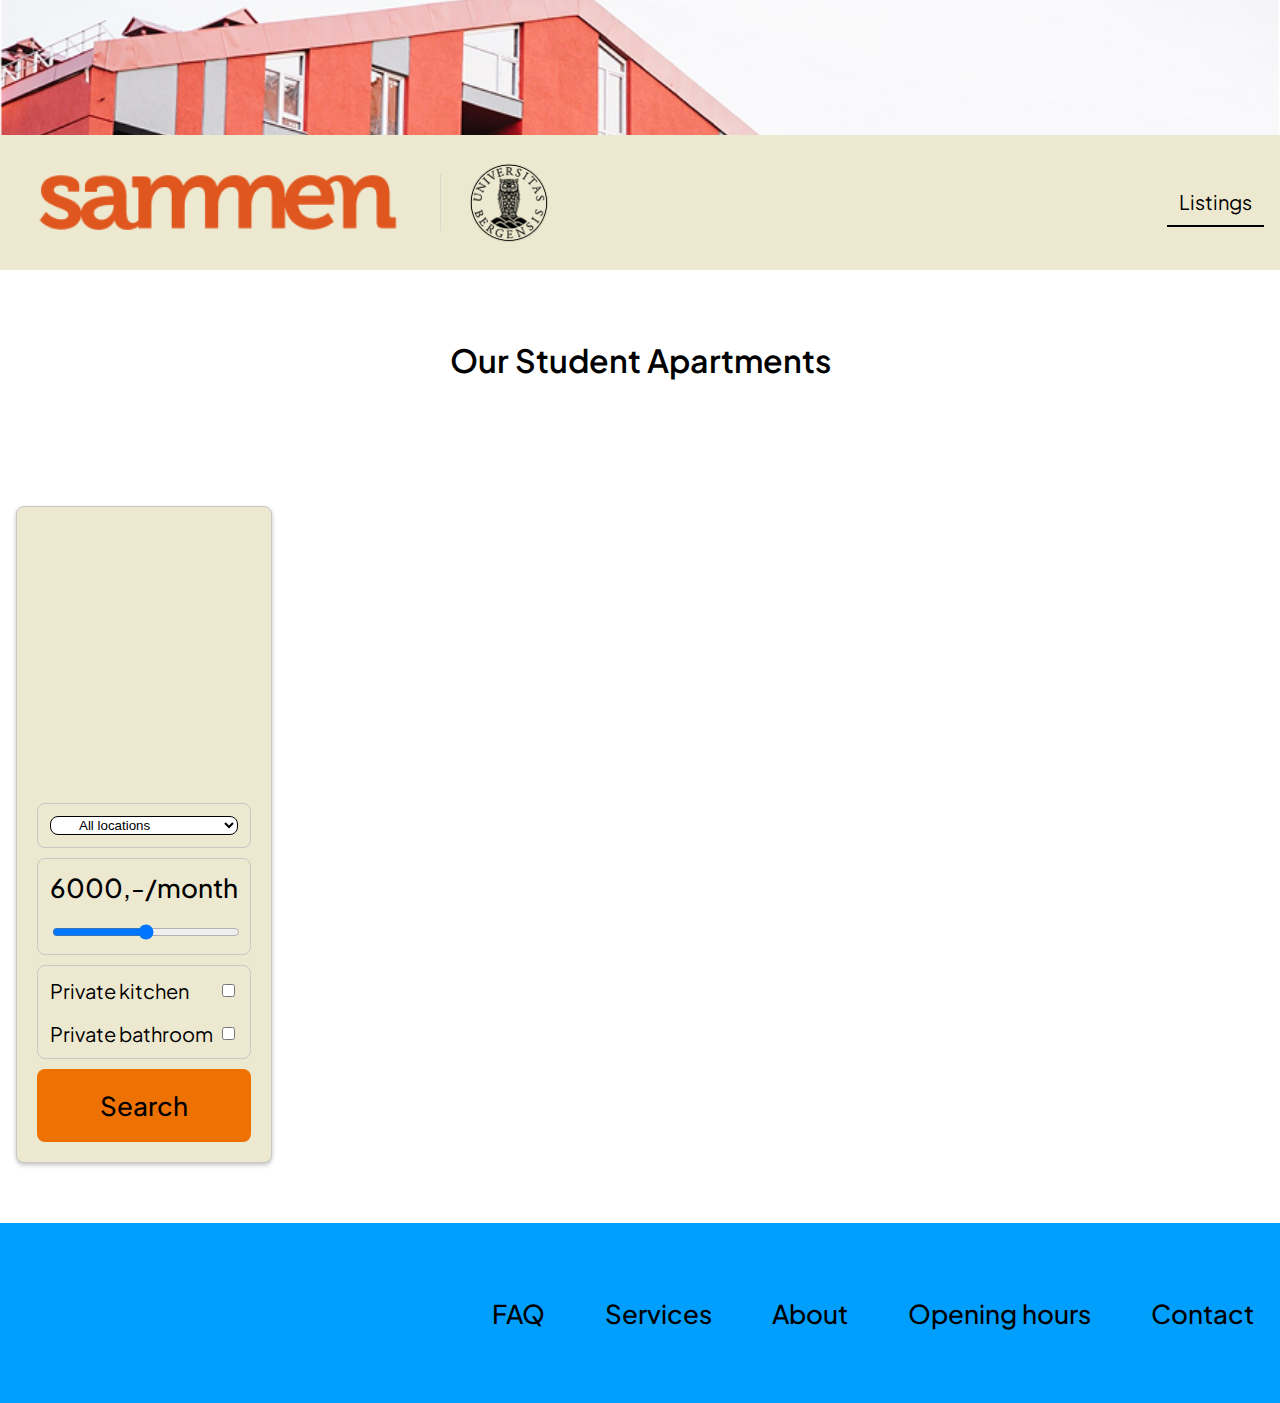
<file: Exam Module 1/index.html>
<!DOCTYPE html>
<html lang="en">
<head>
    <meta charset="UTF-8">
    <meta name="viewport" content="width=device-width, initial-scale=1.0">
    <title>Our Apartmens</title>

    <!-- Stylesheet -->
    <link rel="stylesheet" href="style.css">
    <link rel="stylesheet" href="buttons.css">
    <link rel="stylesheet" href="header.css">

    <!-- Fonts -->
    <link rel="preconnect" href="https://fonts.googleapis.com">
    <link rel="preconnect" href="https://fonts.gstatic.com" crossorigin>
    <link href="https://fonts.googleapis.com/css2?family=Abril+Fatface&family=Lexend+Giga:wght@100..900&family=Plus+Jakarta+Sans:ital,wght@0,200..800;1,200..800&display=swap" rel="stylesheet">
</head>

<body>
    <!-- HEADER -->
    <header>

        <img src="images/red-building-apartment.png" alt="large red building with sky in background">

        <nav>
            <!-- Nav Logos -->
            <div>
                <img src="Icons/Sammen Logo.png" alt="Sammen logo">
                <img src="Icons/Line 8.png" alt="vertical gray line">
                <img src="Icons/UIB logo.png" alt="UiB Logo" id="uib-logo-nav">
            </div>

            <!-- Buttons & search icon -->
            <div class="button-icon-wrapper">
                <div class="menyknapp-container">
                    <a href="index.html" class="button-support"><h3>Listings</h3></a>
                </div>
            </div>
        </nav>

    </header>

<!-- MAIN -->
<main>
    <!-- TOP SECTION TITLE -->
    <section class="title-section">
        <h1>Our Student Apartments</h1>
    </section>

    <!-- MAIN GRID W/ LISTINGS -->
     <div class="body-grid">

        <!-- Active filters -->
        <div id="active-filters"></div>

        <!-- SIDEBAR w/ Filters -->
        <div id="sidebar-filters">

            <!-- Embedded map -->
            <iframe
                id="embeddedMap" 
                src="https://www.google.com/maps/embed?pb=!1m18!1m12!1m3!1d14800157.88254064!2d-2.919178642816199!3d63.07539848433741!2m3!1f0!2f0!3f0!3m2!1i1024!2i768!4f13.1!3m3!1m2!1s0x461268458f4de5bf%3A0xa1b03b9db864d02b!2sNorway!5e0!3m2!1sen!2sno!4v1744707255410!5m2!1sen!2sno"
                width="100%" 
                height="266px" 
                style="border:0; border-radius: 8px;" 
                allowfullscreen="" 
                loading="lazy" 
                referrerpolicy="no-referrer-when-downgrade">
            </iframe>

            <!-- START FORM -->
            <form action="#" method="post" class="sidebar-form">

                <!-- LOCATION DROPDOWN, JS -->
                <div class="data-container">
                    <select name="location-filter-dropdown" id="locFiltDropDown" class="dropdown-menu">
                        <option value="All locations">All locations</option>
                    </select>
                 </div>

                <!-- PRICE RANGE INPUT -->
                <div class="data-container">
                    <label for="price"><h2 id="priceLabel"></h2></label>
                    <input type="range" id="price" min="2000" max="10000" step="100">
                </div>

                <!-- PRIVACY INPUT -->
                <div class="data-container">
                    <div class="privacy-container">

                        <!-- Private kitchen -->
                        <div class="radio-option">
                            <label for="kitchenCheckbox"><h3>Private kitchen</h3></label>
                            <input type="checkbox" id="kitchenCheckbox" name="privacy">
                        </div>
                        <br>
                        <!-- Private bathroom -->
                        <div class="radio-option">
                            <label for="bathroomCheckbox"><h3>Private bathroom</h3></label>
                            <input type="checkbox" id="bathroomCheckbox" name="bathroom">
                        </div>
                    </div>
                </div>

                <!-- SEARCH BUTTON -->
                 <button id="submitBtn" type="button">Search</button>
            </form>
        </div>

        <!-- FLEXBOX CARD CONTAINER -->
        <div id="flexbox-w-cards"></div>
        <!-- Flexbox End -->

     </div>
     <!-- Sidebar and flexbox end (grid)-->
</main>

<footer>
    <a href="#"><h2 class="footer-button">FAQ</h2></a>
    <a href="#"><h2 class="footer-button">Services</h2></a>
    <a href="#"><h2 class="footer-button">About</h2></a>
    <a href="#"><h2 class="footer-button">Opening hours</h2></a>
    <a href="#"><h2 class="footer-button">Contact</h2></a>
</footer>

<script src="task4script.js"></script>
</body>

</html>
</file>
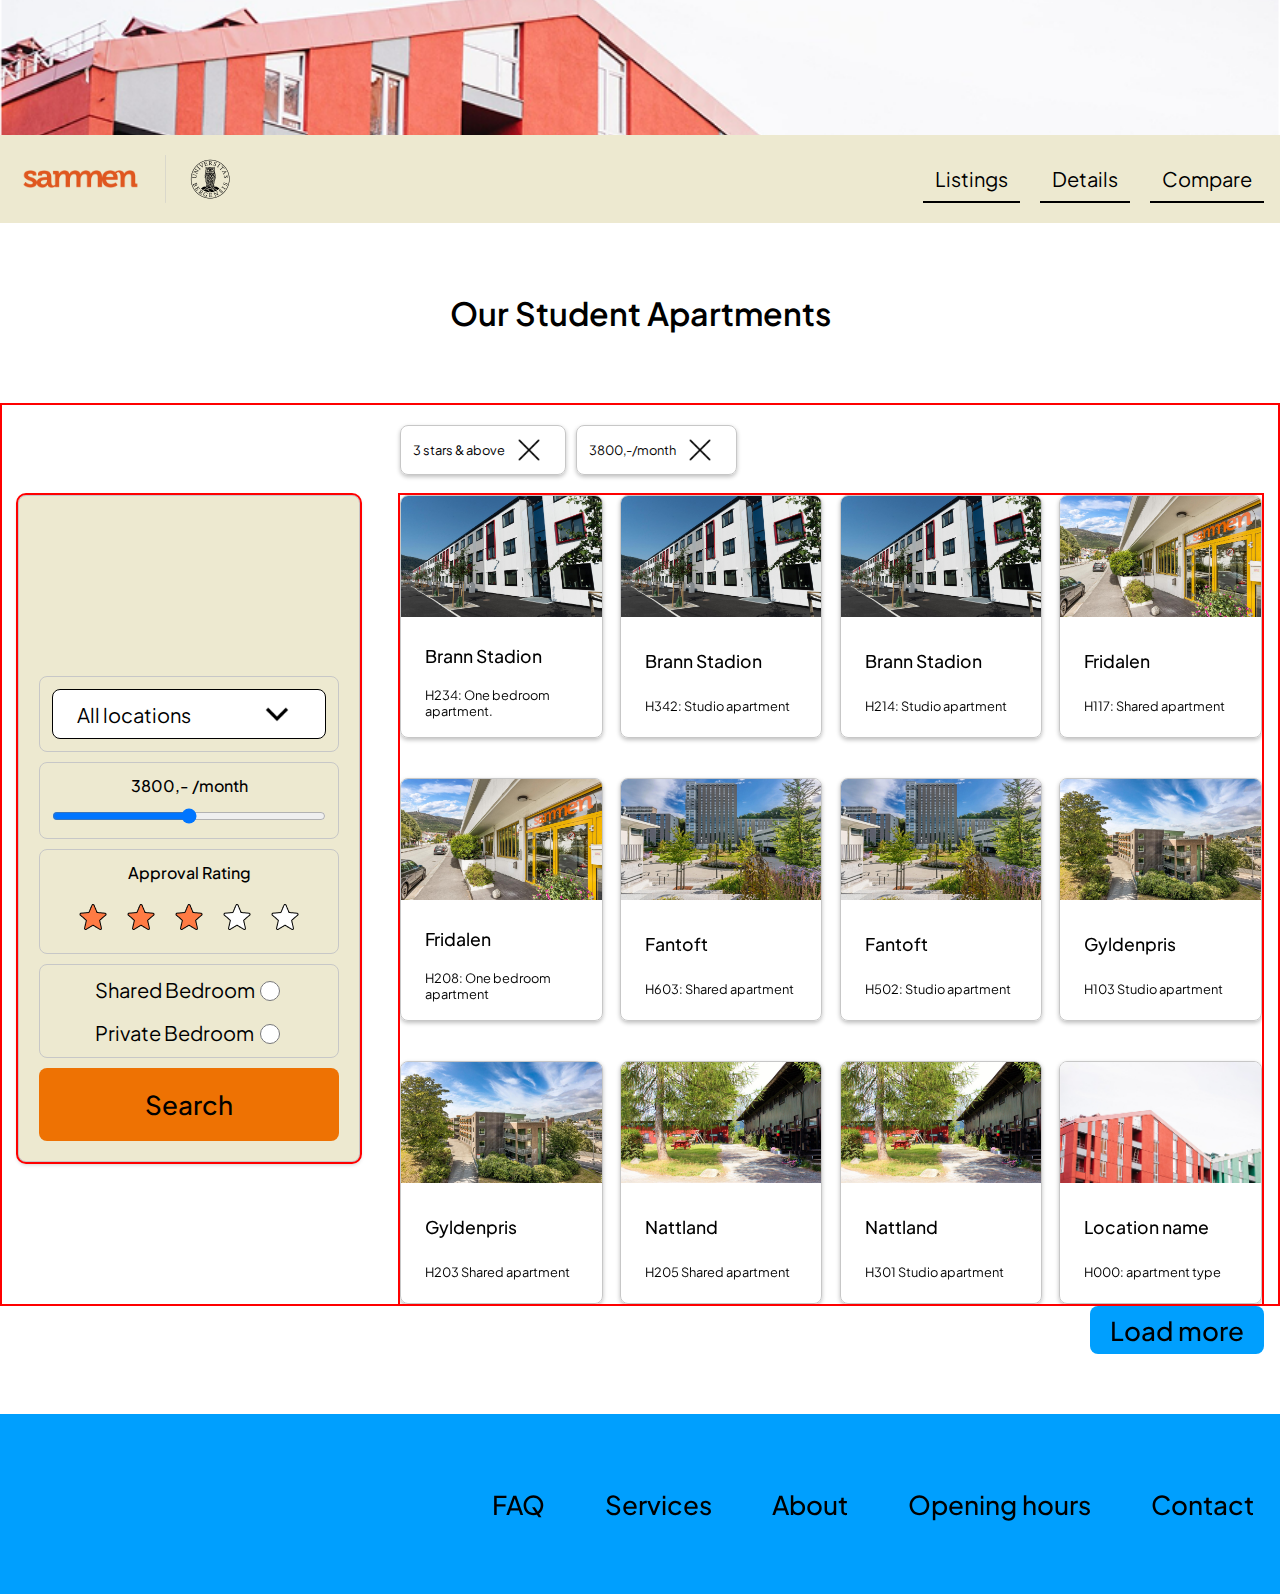
<file: task4/index.html>
<!DOCTYPE html>
<html lang="en">
<head>
    <meta charset="UTF-8">
    <meta name="viewport" content="width=device-width, initial-scale=1.0">
    <title>Our Apartmens</title>

    <!-- Stylesheet -->
    <link rel="stylesheet" href="style.css">
    <link rel="stylesheet" href="buttons.css">
    <link rel="stylesheet" href="header.css">

    <!-- Fonts -->
    <link rel="preconnect" href="https://fonts.googleapis.com">
    <link rel="preconnect" href="https://fonts.gstatic.com" crossorigin>
    <link href="https://fonts.googleapis.com/css2?family=Abril+Fatface&family=Lexend+Giga:wght@100..900&family=Plus+Jakarta+Sans:ital,wght@0,200..800;1,200..800&display=swap" rel="stylesheet">
</head>

<body>
    <!-- HEADER -->
    <header>

        <img src="images/red-building-apartment.png" alt="large red building with sky in background">

        <nav>
            <!-- Nav Logos -->
            <div class="nav-logos-container">
                <img src="Icons/Sammen Logo.png" alt="Sammen logo">
                <img src="Icons/Line 8.png" alt="vertical gray line">
                <img src="Icons/UIB logo.png" alt="UiB Logo" id="uib-logo-nav">
            </div>

            <!-- Buttons & search icon -->
            <div class="menyknapp-container">
                <a href="index.html" class="button-support"><h3>Listings</h3></a>
                <a href="details.html" class="button-support"><h3>Details</h3></a>
                <a href="comparison.html" class="button-support"><h3>Compare</h3></a>
            </div>
        </nav>

    </header>

<!-- MAIN -->
<main>
    <!-- TOP SECTION TITLE -->
    <section class="title-section">
        <h1>Our Student Apartments</h1>
    </section>

    <!-- MAIN GRID W/ LISTINGS -->
     <div class="body-grid">

        <!-- Active filters -->
        <div id="active-filters">

            <!-- Filter 1 -->
            <div>
                <h3>3 stars & above</h3>
                <img src="Icons/filter cross.png" alt="Cross icon">
            </div>

            <!-- Filter 2 -->
            <div>
                <h3>3800,-/month</h3>
                <img src="Icons/filter cross.png" alt="Cross icon">
            </div>
            

        </div>

        <!-- SIDEBAR w/ Filters -->
        <div id="sidebar-filters">

            <!-- Embedded map -->
            <iframe 
                src="https://www.google.com/maps/embed?pb=!1m18!1m12!1m3!1d4691.977055599521!2d5.3525881267767135!3d60.367044803200336!2m3!1f0!2f0!3f0!3m2!1i1024!2i768!4f13.1!3m3!1m2!1s0x463cf939026c541b%3A0x2bfea90d566fa549!2sBrann%20Stadion!5e0!3m2!1sen!2sno!4v1740741147511!5m2!1sen!2sno" 
                width="100%" 
                height="20%" 
                style="border:0; border-radius: 8px;" 
                allowfullscreen="" 
                loading="lazy" 
                referrerpolicy="no-referrer-when-downgrade">
            </iframe>

            <!-- START FORM -->
            <form action="#" method="post" class="sidebar-form">

                <!-- LOCATION DROPDOWN -->
                <div class="data-container">
                    <div class="dropdown-menu">
                        <h3>All locations</h3>
                        <img src="Icons/Chevron Icon.png" alt="Chevron Icon">
                    </div>
                </div>

                <!-- PRICE RANGE INPUT -->
                <div class="data-container">
                    <label for="price"><h2>3800,- /month</h2></label>
                    <input type="range" id="price">
                </div>

                <!-- RATING INPUT -->
                <div class="data-container">
                    <h2>Approval Rating</h2>
                        <div class="rating-container">
                            <img src="Icons/star filled icon.png" alt="filled star icon">
                            <img src="Icons/star filled icon.png" alt="filled star icon">
                            <img src="Icons/star filled icon.png" alt="filled star icon">
                            <img src="Icons/star blank icon.png" alt="Empty star icon">
                            <img src="Icons/star blank icon.png" alt="Empty star icon">
                        </div>
                </div>

                <!-- PRIVACY INPUT -->
                <div class="data-container">
                    <div class="privacy-container">

                        <!-- Shared bedroom -->
                        <div class="radio-option">
                            <label for="shared"><h3>Shared Bedroom</h3></label>
                            <input type="radio" id="shared" name="privacy" value="shared">
                        </div>
                        <br>
                        <!-- Private bedroom -->
                        <div class="radio-option">
                            <label for="private"><h3>Private Bedroom</h3></label>
                            <input type="radio" id="private" name="privacy" value="private">
                        </div>
                    </div>
                </div>

                <!-- SUBMIT BUTTON -->
                <input type="submit" value="Search">
            </form>

        </div>

        <!-- FLEXBOX CARD CONTAINER -->
        <div id="flexbox-w-cards">

            <!-- CARD 1 -->
            <div class="listing-card">
                <img src="images/Brannstadion.png" alt="image of brann stadion">
                <div>
                    <h3>Brann Stadion</h3>
                    <p>H234: One bedroom apartment.</p>
                </div>
            </div>

            <!-- CARD 2 -->
            <div class="listing-card">
                <img src="images/Brannstadion.png" alt="Image of Brann stadion">
                <div>
                    <h3>Brann Stadion</h3>
                    <p>H342: Studio apartment</p>
                </div>
            </div>

            <!-- CARD 3 -->
            <div class="listing-card">
                <img src="images/Brannstadion.png" alt="Image of brann stadion">
                <div>
                    <h3>Brann Stadion</h3>
                    <p>H214: Studio apartment</p>
                </div>
            </div>

            <!-- CARD 4 -->
            <div class="listing-card">
                <img src="images/fridalen.png" alt="Image of Fridalen">
                <div>
                    <h3>Fridalen</h3>
                    <p>H117: Shared apartment</p>
                </div>
            </div>

            <!-- CARD 5 -->
            <div class="listing-card">
                <img src="images/fridalen.png" alt="Image of Fridalen">
                <div>
                    <h3>Fridalen</h3>
                    <p>H208: One bedroom apartment</p>
                </div>
            </div>

            <!-- CARD 6 -->
            <div class="listing-card">
                <img src="images/fantoft.png" alt="Image of Fantoft">
                <div>
                    <h3>Fantoft</h3>
                    <p>H603: Shared apartment</p>
                </div>
            </div>

            <!-- CARD 7 -->
            <div class="listing-card">
                <img src="images/fantoft.png" alt="Image of Fantoft">
                <div>
                    <h3>Fantoft</h3>
                    <p>H502: Studio apartment</p>
                </div>
            </div>

            <!-- CARD 8 -->
            <div class="listing-card">
                <img src="images/gyldenpris.png" alt="Image of gyldenpris building">
                <div>
                    <h3>Gyldenpris</h3>
                    <p>H103 Studio apartment</p>
                </div>
            </div>

            <!-- CARD 9 -->
            <div class="listing-card">
                <img src="images/gyldenpris.png" alt="Image of gyldenpris building">
                <div>
                    <h3>Gyldenpris</h3>
                    <p>H203 Shared apartment</p>
                </div>
            </div>

            <!-- CARD 10 -->
            <div class="listing-card">
                <img src="images/nattland.png" alt="Image of Nattland building">
                <div>
                    <h3>Nattland</h3>
                    <p>H205 Shared apartment</p>
                </div>
            </div>

            <!-- CARD 11 -->
            <div class="listing-card">
                <img src="images/nattland.png" alt="Image of Nattland building">
                <div>
                    <h3>Nattland</h3>
                    <p>H301 Studio apartment</p>
                </div>
            </div>

            <!-- CARD 12 -->
            <div class="listing-card">
                <img src="images/red-building-apartment.png" alt="Image of location">
                <div>
                    <h3>Location name</h3>
                    <p>H000: apartment type</p>
                </div>
            </div>
        
        
        </div>
        <!-- Flexbox End -->

     </div>
     <!-- Sidebar and flexbox end (grid)-->
    
    <a href="#" id="load-more-button"><h2 class="button-secondary">Load more</h2></a>
</main>

<footer>
    <a href="#"><h2 class="footer-button">FAQ</h2></a>
    <a href="#"><h2 class="footer-button">Services</h2></a>
    <a href="#"><h2 class="footer-button">About</h2></a>
    <a href="#"><h2 class="footer-button">Opening hours</h2></a>
    <a href="#"><h2 class="footer-button">Contact</h2></a>
</footer>

</body>

</html>
</file>
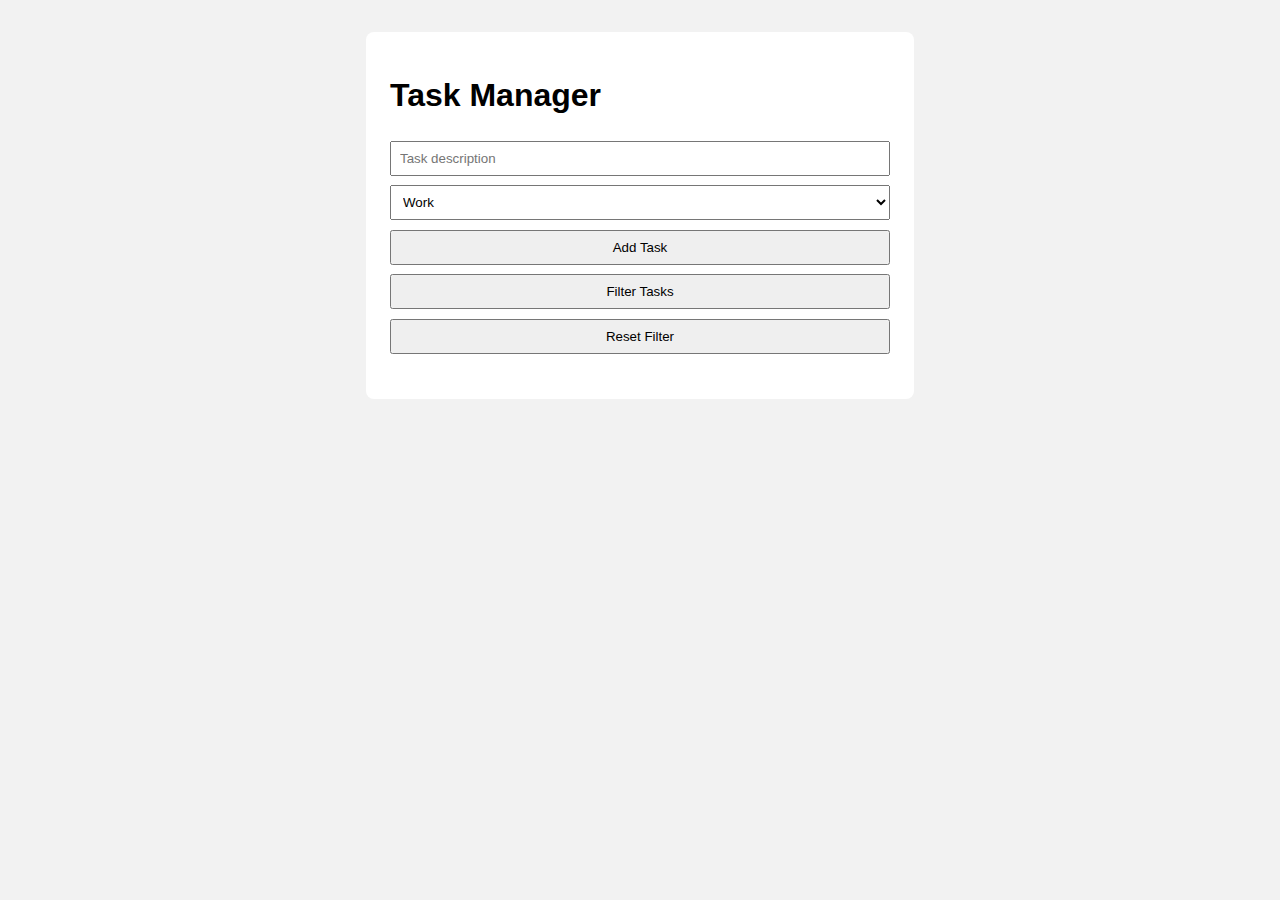
<file: Task1.html>
<!DOCTYPE html>
<html lang="en">
<head>
  <meta charset="UTF-8">
  <title>Todo with Categories</title> <!-- Site title -->
  <link rel="stylesheet" href="Task1.css"> <!-- Fetching CSS-code (styling) from this file -->
</head>
<body>

  <div class="container"> <!-- Applies the style "container" to the div. The div contains all child elements. -->
    <h1>Task Manager</h1> <!-- Title in the container div -->

    <input type="text" id="taskInput" placeholder="Task description"> <!-- Input field for text. Has an id which is used for CSS and JS code. Used for taking in the task text. Placeholder is the text displayed while input is empty -->
    <select id="categorySelect"> <!-- Dropdown menu with attached id which can be used for styling and JS. Used for selecting task category-->
      <option value="Work">Work</option> <!-- Selection option in the dropwdown. Value is used for displaying category and filtering -->
      <option value="Home">Home</option> <!-- Selection option in the dropwdown. Value is used for displaying category and filtering -->
      <option value="Other">Other</option> <!-- Selection option in the dropwdown. Value is used for displaying category and filtering -->
    </select>
    <button id="addBtn">Add Task</button> <!-- Button with ID. Used to add a task.-->
    <button id="filterBtn">Filter Tasks</button> <!-- Button for filtering the tasks based on category -->
    <button id="clearFilterBtn">Reset Filter</button> <!-- Button for resetting the filters applied, then showing all tasks -->

    <ul id="taskList"></ul> <!-- Empty unorderd list, used for appending li-elements as child elements through JS -->
  </div> <!-- End of the container div -->

  <script src="Task1.js"></script> <!-- Fetching JS-code from this file -->
</body>
</html>
</file>
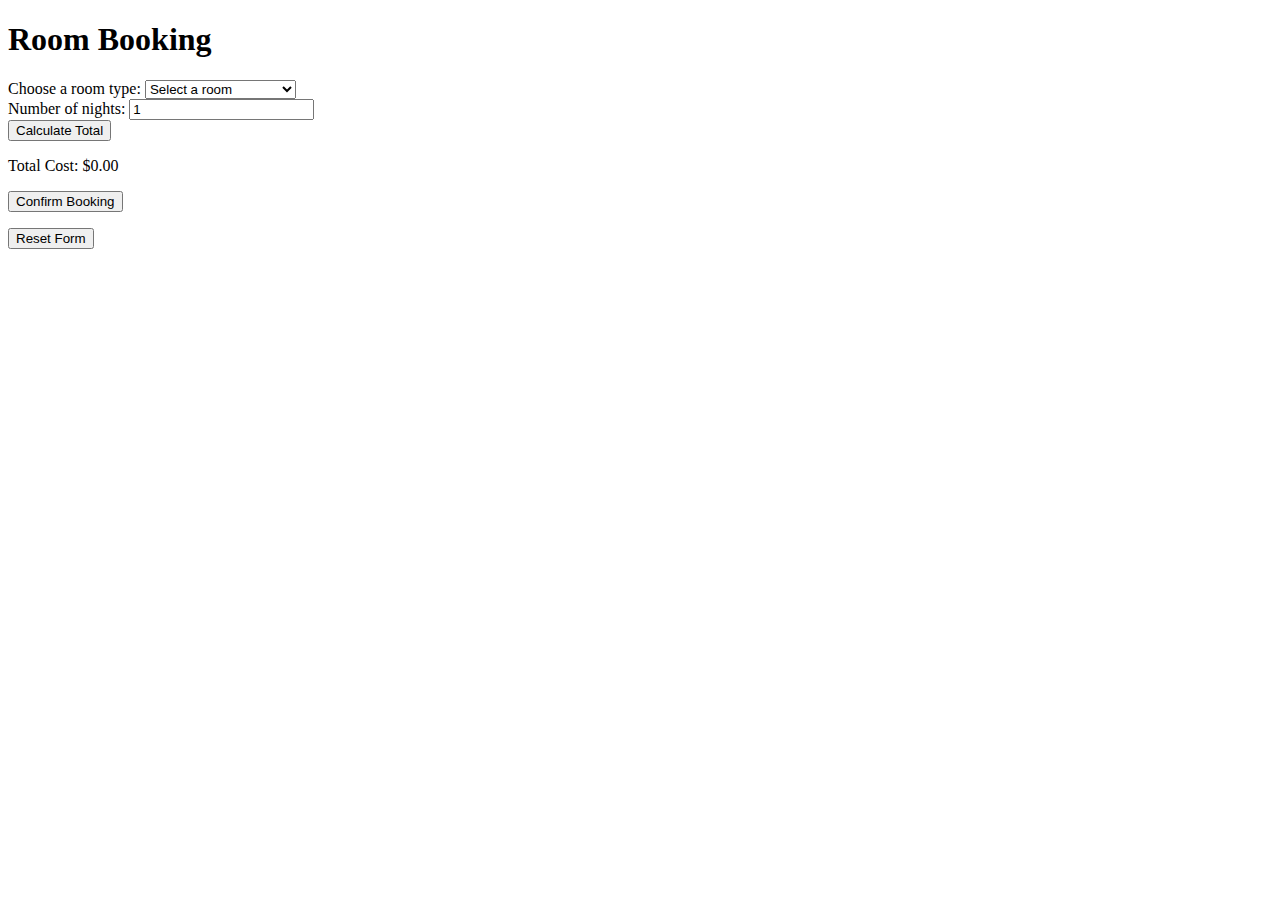
<file: Task2.html>
<!DOCTYPE html>
<html lang="en">
<head>
    <meta charset="UTF-8">
    <title>Room Booking</title>
</head>
<body>
    <h1>Room Booking</h1>
    <div>
        <label for="room-type">Choose a room type:</label>
        <select id="room-type">
            <option value="">Select a room</option>
            <option value="100">Standard - $100/night</option> <!-- Changed: Removed dollarsign in value -->
            <option value="150">Deluxe - $150/night</option> <!-- Changed: Removed dollarsign in value -->
            <option value="200">Suite - $200/night</option> <!-- Changed: Removed dollarsign in value -->
        </select>
    </div>
    <div>
        <label for="nights">Number of nights:</label>
        <input type="number" id="nights" value="1">
    </div>
    <button id="calculate-total-btn" onclick="calculateTotal()">Calculate Total</button>
    <p>Total Cost: $<span id="total-cost">0.00</span></p>
    <button id="confirm-booking-btn" onclick="confirmBooking()">Confirm Booking</button>
    <p id="confirmation-msg"></p>
    <button id="reset-form-btn" onclick="resetForm()">Reset Form</button>

    <script src="Task2.js"></script> <!-- Changed: from href= to src=-->
</body>
</html>
</file>
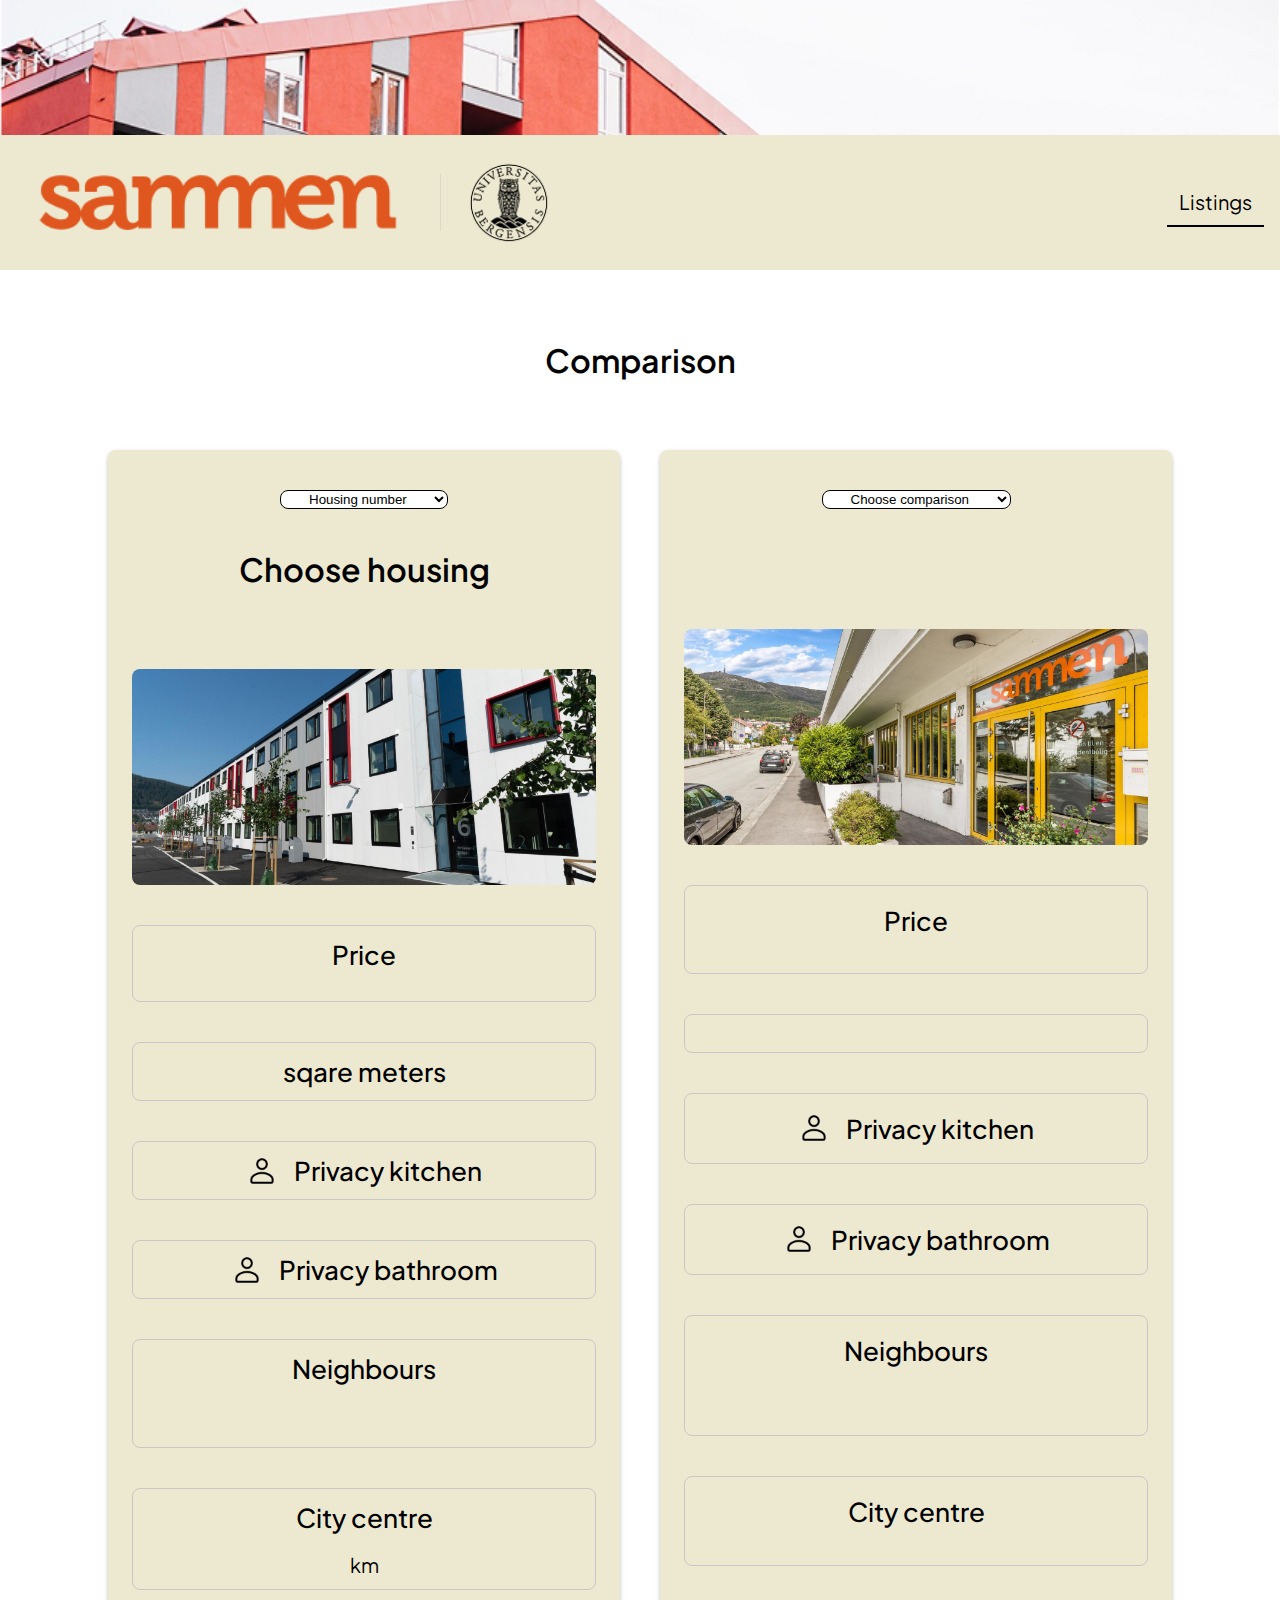
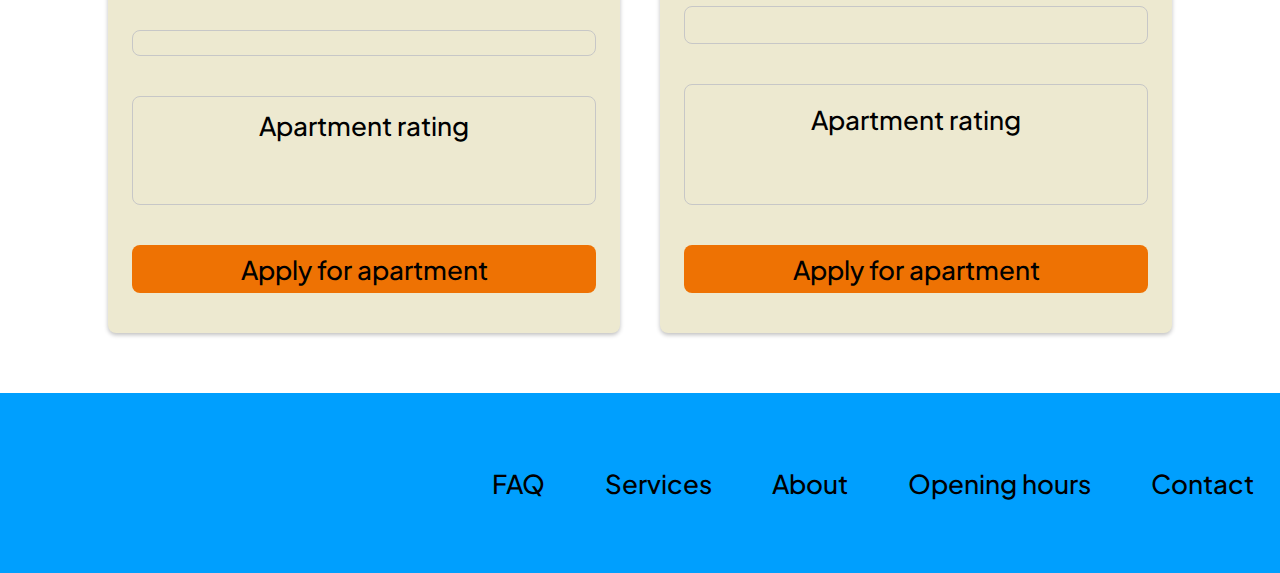
<file: Exam Module 1/comparison.html>
<!DOCTYPE html>
<html lang="en">
<head>
    <meta charset="UTF-8">
    <meta name="viewport" content="width=device-width, initial-scale=1.0">
    <title>Comparison page</title>

    <link rel="stylesheet" href="style.css">
    <link rel="stylesheet" href="buttons.css">
    <link rel="stylesheet" href="header.css">

    <link rel="preconnect" href="https://fonts.googleapis.com">
    <link rel="preconnect" href="https://fonts.gstatic.com" crossorigin>
    <link href="https://fonts.googleapis.com/css2?family=Abril+Fatface&family=Lexend+Giga:wght@100..900&family=Plus+Jakarta+Sans:ital,wght@0,200..800;1,200..800&display=swap" rel="stylesheet">
</head>

<body>

<header>

    <!-- Header image -->
    <img src="images/red-building-apartment.png" alt="large red building with sky in background">

    <nav>
        <!-- Nav Logos -->
        <div>
            <img src="Icons/Sammen Logo.png" alt="Sammen logo">
            <img src="Icons/Line 8.png" alt="vertical gray line">
            <img src="Icons/UIB logo.png" alt="UiB Logo" id="uib-logo-nav">
        </div>

        <!-- Buttons & search icon -->
        <div class="button-icon-wrapper">
            <div class="menyknapp-container">
                <a href="index.html" class="button-support"><h3>Listings</h3></a>
            </div>
        </div>
    </nav>
    
</header>

<main>

    <!-- TOP SECTION TITLE -->
    <section class="title-section">
        <h1>Comparison</h1>
    </section>

    <div class="comparison-container-wrapper">

        <!-- Column left-->
        <div class="comparison-container" id="comparison-container-left">
            <!--Dropdown menu 1 & 2-->
            <div class="dropdown-menu-wrapper">
                <select name="location-filter-dropdown" id="locationCompared-left-col" class="dropdown-menu" style="display: none;">
                    <option value="location">Location</option>
                </select>
                <select name="location-filter-dropdown" id="HousingNumberCompared-left-col" class="dropdown-menu" onchange="handleHousingSelection('HousingNumberCompared-left-col')">
                    <option value="housing-number">Housing number</option>
                </select>
            </div>

            <!-- Location & Apartment type -->
            <h1 id="left-col-title">Choose housing</h1>
            <h3 id="left-col-type"></h3>

            <!-- Location image -->
            <img src="images/Brannstadion.png" alt="Image of Brann Stadion" id="comparison-img-left" class="comparison-img">

            <!-- Price information -->
             <div class="data-container" id="comparison-data">
                <h2>Price</h2>
                <h3 id="price-display-left-col"></h3>
             </div>

            <!-- Sqare meters information -->
            <div class="data-container" id="comparison-data">
                <h2 id="sqm-display-left-col">sqare meters</h2>
             </div>

            <!-- Privacy information kitchen -->
            <div class="data-container" id="comparison-data">
                <div class="img-text-horizontal">
                    <img src="Icons/person icon.png" alt="person icon" id="privacyKitchen-icon-left-col" class="privacy-icon">
                    <h2 id="kitchen-display-left-col">Privacy kitchen</h2>
                </div>
             </div>

             <!-- Privacy information bathroom -->
            <div class="data-container" id="comparison-data">
                <div class="img-text-horizontal">
                    <img src="Icons/person icon.png" alt="person icon" id="privacyBathroom-icon-left-col" class="privacy-icon">
                    <h2 id="bathroom-display-left-col">Privacy bathroom</h2>
                </div>
             </div>

            <!-- Neighbours list -->
            <div class="data-container">
                <h2>Neighbours</h2>
                <ul id="neighbours-list-left-col"><!-- populated w/ JS--></ul>
             </div>
            
             <!-- city centre distance -->
            <div class="data-container" id="">
                <h2>City centre</h2>
                <h3 id="ccDistance-display-left-col">km</h3>
             </div>

            <!-- Facility Data -->
             <div class="data-container" id="facility-container-left-col">
             </div>

            <!-- Rating data -->
            <div class="data-container" id="centered-content">
                <h2>Apartment rating</h2>
                <ul id="rating-list-left-col"><!-- populated w/ JS--></ul>
            </div>
            
            <!-- Apply Button -->
             <a onclick="alert('Not available at the moment')" class="button-primary"><h2>Apply for apartment</h2></a>

        </div>
        
        <!-- Column Right-->
        <div class="comparison-container">

            <!--Dropdown menu 1 & 2-->
            <div class="dropdown-menu-wrapper">
                <select name="location-filter-dropdown" id="HousingNumberCompared-right-col" class="dropdown-menu">
                    <option value="default">Choose comparison</option>
                    <!-- render w/ JS -->
                </select>
            </div>

            <!-- Location & Apartment type -->
            <h1 id="title-right-col"></h1>
            <h3 id="type-right-col"></h3>

            <!-- Location image -->
            <img src="images/fridalen.png" alt="Image of Fridalen building" id="comparison-img-right" class="comparison-img">

            <!-- Price information -->
             <div class="data-container" id="comparison-data">
                <h2>Price</h2>
                <h3 id="price-right-col"></h3>
             </div>

            <!-- Sqare meters information -->
            <div class="data-container" id="comparison-data">
                <h2 id="sqm-right-col"></h2>
             </div>

            <!-- Privacy kitchen -->
            <div class="data-container" id="comparison-data">
                <div class="img-text-horizontal">
                    <img src="Icons/person icon.png" alt="person icon" id="privacyKitchen-icon-right-col" class="privacy-icon">
                    <h2 id="kitchen-display-right-col">Privacy kitchen</h2>
                </div>
             </div>

             <!-- Privacy bathroom -->
            <div class="data-container" id="comparison-data">
                <div class="img-text-horizontal">
                    <img src="Icons/person icon.png" alt="person icon" id="privacyBathroom-icon-right-col" class="privacy-icon">
                    <h2 id="bathroom-display-right-col">Privacy bathroom</h2>
                </div>
             </div>

            <!-- Neighbours list -->
            <div class="data-container">
                <h2>Neighbours</h2>
                <ul id="neighbours-list-right-col"><!-- populated w/ JS--></ul>
             </div>
            
            <!-- city centre distance -->
            <div class="data-container" id="">
                <h2>City centre</h2>
                <h3 id="ccDistance-display-right-col"><!--render w/ JS--></h3>
             </div>

            <!-- Facility Data -->
            <div class="data-container" id="facility-container-right-col">
                <!-- pop. w/ JS -->
             </div>

            <!-- Rating data -->
            <div class="data-container" id="centered-content">
                <h2>Apartment rating</h2>
                <ul id="rating-list-right-col"><!-- populated w/ JS--></ul>
            </div>
            
            <!-- Apply Button -->
             <a onclick="alert('Not available at the moment')" class="button-primary"><h2>Apply for apartment</h2></a>

        </div>

    </div>

</main>

<footer>
    <a href="#"><h2 class="footer-button">FAQ</h2></a>
    <a href="#"><h2 class="footer-button">Services</h2></a>
    <a href="#"><h2 class="footer-button">About</h2></a>
    <a href="#"><h2 class="footer-button">Opening hours</h2></a>
    <a href="#"><h2 class="footer-button">Contact</h2></a>
</footer>
    
    <script src="task4scriptComparison.js"></script>
</body>

</html>
</file>
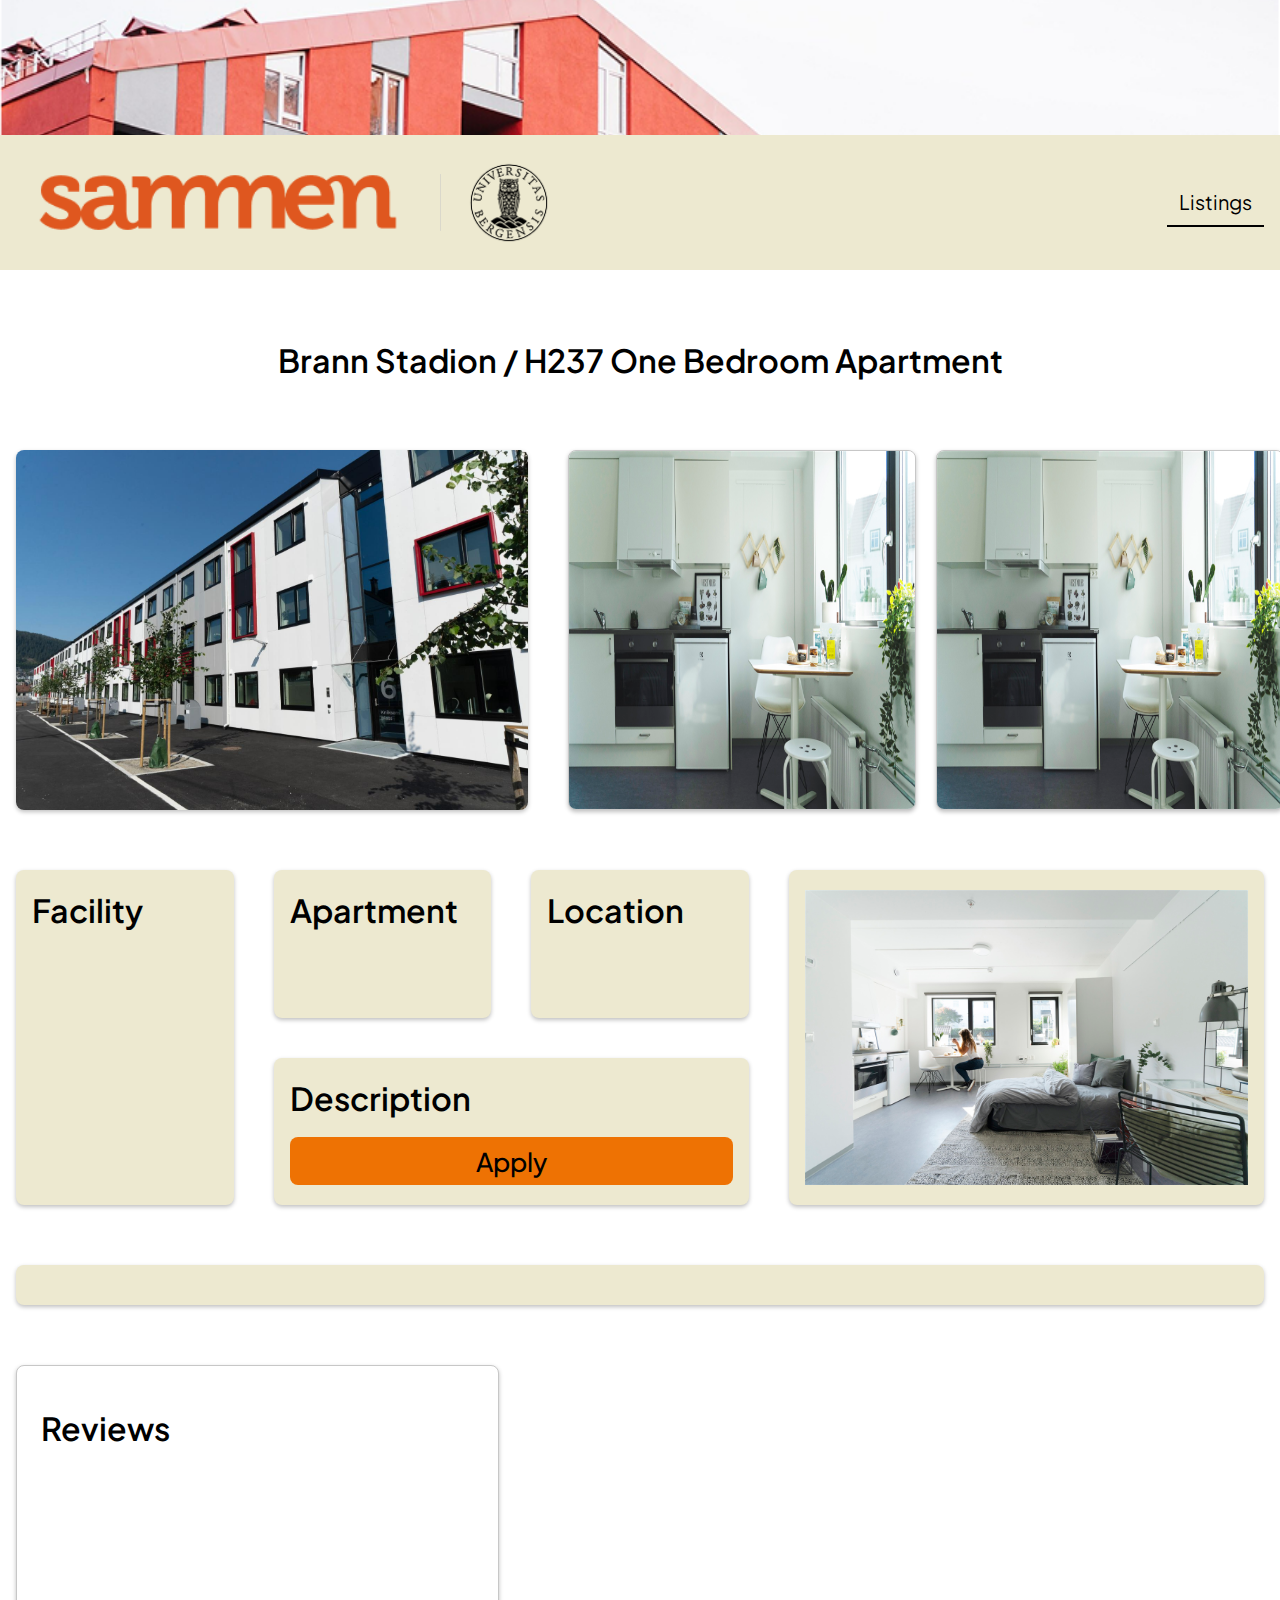
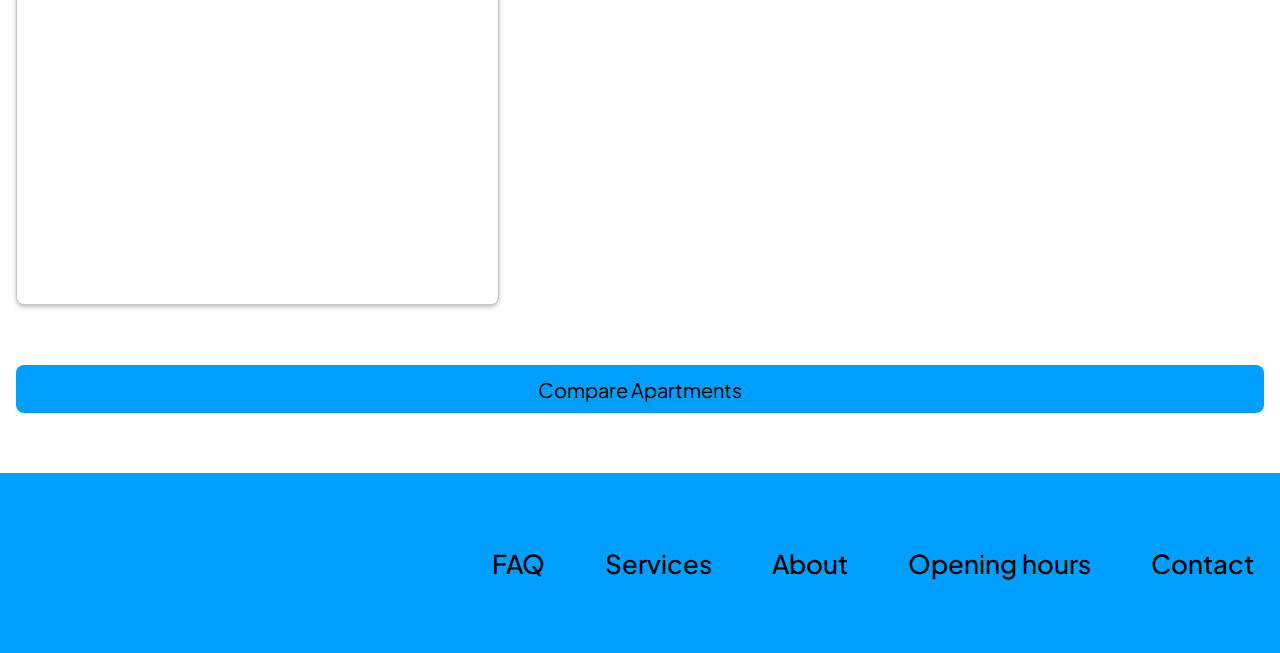
<file: Exam Module 1/details.html>
<!DOCTYPE html>
<html lang="en">
<head>
    <meta charset="UTF-8">
    <meta name="viewport" content="width=device-width, initial-scale=1.0">
    <title>Housing details</title>

    <link rel="stylesheet" href="style.css">
    <link rel="stylesheet" href="buttons.css">
    <link rel="stylesheet" href="header.css">

    <link rel="preconnect" href="https://fonts.googleapis.com">
    <link rel="preconnect" href="https://fonts.gstatic.com" crossorigin>
    <link href="https://fonts.googleapis.com/css2?family=Abril+Fatface&family=Lexend+Giga:wght@100..900&family=Plus+Jakarta+Sans:ital,wght@0,200..800;1,200..800&display=swap" rel="stylesheet">
</head>

<body>

<!-- HEADER -->
<header>

    <img src="images/red-building-apartment.png" alt="large red building with sky in background">

    <nav>
        <!-- Nav Logos -->
        <div>
            <img src="Icons/Sammen Logo.png" alt="Sammen logo">
            <img src="Icons/Line 8.png" alt="vertical gray line">
            <img src="Icons/UIB logo.png" alt="UiB Logo" id="uib-logo-nav">
        </div>

        <!-- Buttons & search icon -->
        <div class="button-icon-wrapper">
            <div class="menyknapp-container">
                <a href="index.html" class="button-support"><h3>Listings</h3></a>
            </div>
        </div>
    </nav>
    
</header>

<main>
    <!-- TOP SECTION TITLE -->
    <section class="title-section">
        <h1 id="section-title">Brann Stadion / H237 One Bedroom Apartment</h1>
    </section>

    <!-- Image and Room carousel -->
        <div class="img-carousel-wrapper">

        <img src="images/Brannstadion.png" alt="Image of Brann Stadion" class="details-building-image" id="details-building-image">

            <!-- Carousel -->
            <div class="room-carousel-container">

                <!-- Image 1 -->
                    <img src="images/brannstadion-kitchen.png" alt="Image of Kitchen" class="room-carousel-card" id="carouselImage1">

                <!-- Image 2 -->
                <img src="images/brannstadion-kitchen.png" alt="Image of Kitchen" class="room-carousel-card" id="carouselImage2">

            </div> <!-- Carousel End -->

        </div> <!-- img/carousel wrapper end -->
    
    <!-- Details Content w/ 5col grid -->
    <div class="details-grid-wrapper">

        <!-- Side menu -->
        <div class="item1-sidemenu" id="item1-sidemenu">
            <h1>Facility</h1><br>
            <!-- Elements populated w/ JS -->
        </div>

        <div class="item2-apartment">
            <h1>Apartment</h1>
            <ul id="item2-apartment-ul">
                <!-- Populated w/ JS-->
            </ul>
        </div>

        <div class="item3-neighbourhood">
            <h1>Location</h1>
            <ul id="item3-location-ul">
                <!-- Populated w/ JS -->
            </ul>
        </div>

        <div class="item4-description">
            <h1>Description</h1>
            <p id="item4-description-text"> <!-- Content rendered with JS --></p>
            <a class="button-primary" onclick="alertNotAvailable()"><h2>Apply</h2></a>
        </div>

        <div class="item5-image">
            <img src="images/brannstadion-livingroom.png" alt="floor plan" id="floor-plan">
        </div>

    </div> <!-- End Details Grid-->

    <div class="rating-container-full-w" id="rating-container-full-w">
    </div>

    <!-- Review and embedded map -->
     <div class="review-map-grid-wrapper">
        
        <!-- Review container -->
        <div class="review-container" id="review-container">
            <h1>Reviews</h1>
            <!-- populated w/ JS -->
        </div>

        <!-- Embedded map -->
        <iframe
            id="embeddedMap" 
            src="https://www.google.com/maps/embed?pb=!1m18!1m12!1m3!1d4691.977055599521!2d5.3525881267767135!3d60.367044803200336!2m3!1f0!2f0!3f0!3m2!1i1024!2i768!4f13.1!3m3!1m2!1s0x463cf939026c541b%3A0x2bfea90d566fa549!2sBrann%20Stadion!5e0!3m2!1sen!2sno!4v1740741147511!5m2!1sen!2sno" 
            width="100%" 
            height="100%" 
            style="border:0; border-radius: 8px;" 
            allowfullscreen="" 
            loading="lazy" 
            referrerpolicy="no-referrer-when-downgrade">
        </iframe>

     </div>

    <!-- Compare button -->
    <a onclick="loadNewPage()" class="button-secondary" id="w-100-button"><h3>Compare Apartments</h3></a>


</main>

<footer>
    <a href="#"><h2 class="footer-button">FAQ</h2></a>
    <a href="#"><h2 class="footer-button">Services</h2></a>
    <a href="#"><h2 class="footer-button">About</h2></a>
    <a href="#"><h2 class="footer-button">Opening hours</h2></a>
    <a href="#"><h2 class="footer-button">Contact</h2></a>
</footer>
    
    <script src="task4scriptDetails.js"></script>
</body>

</html>
</file>
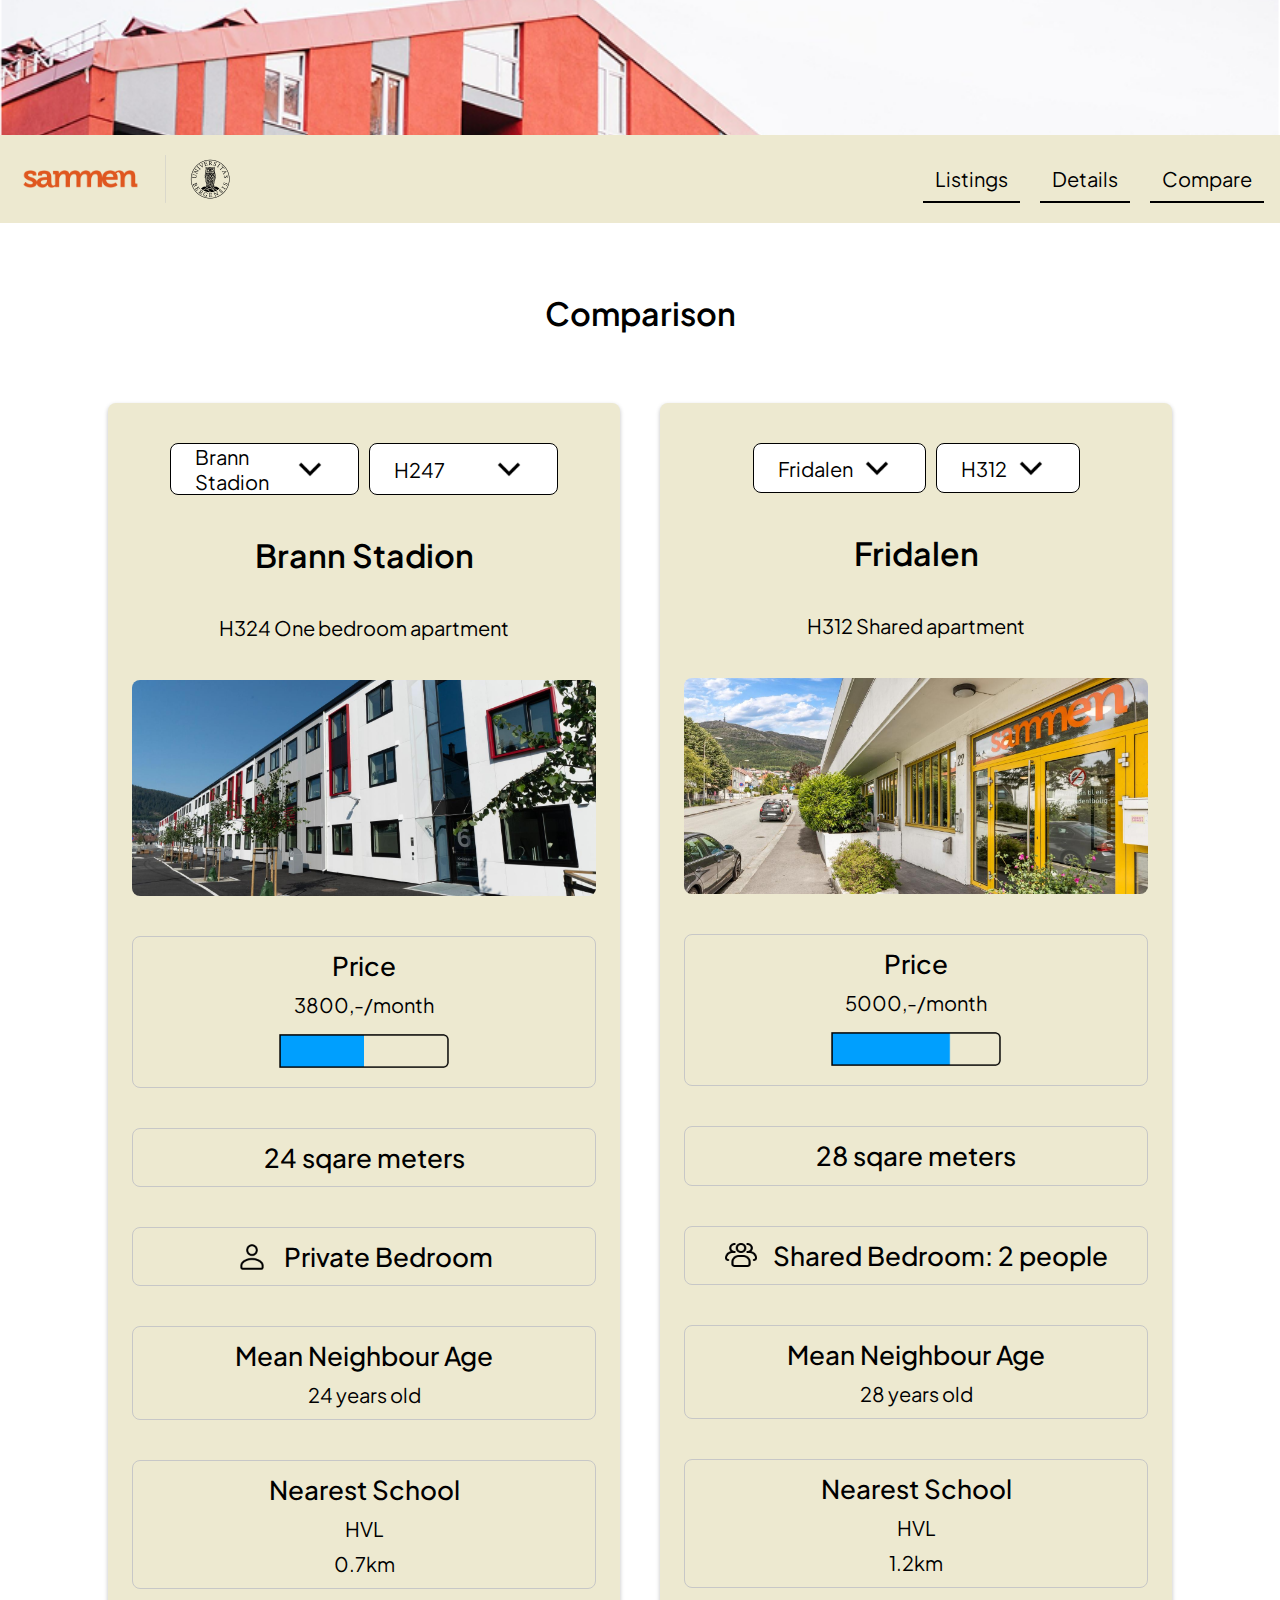
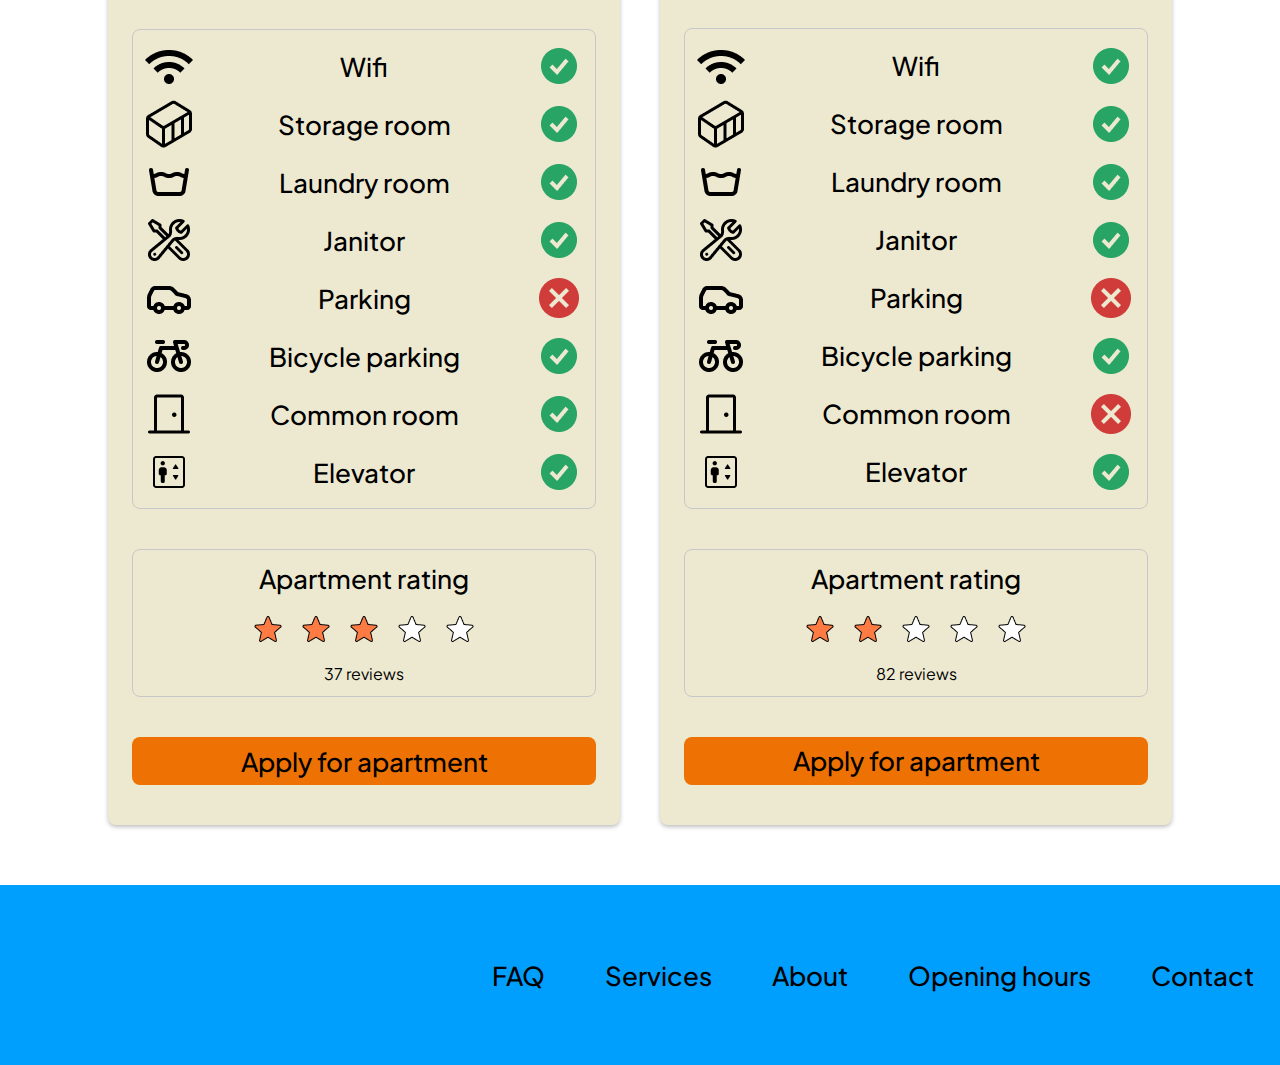
<file: task4/comparison.html>
<!DOCTYPE html>
<html lang="en">
<head>
    <meta charset="UTF-8">
    <meta name="viewport" content="width=device-width, initial-scale=1.0">
    <title>Housing details</title>

    <link rel="stylesheet" href="style.css">
    <link rel="stylesheet" href="buttons.css">
    <link rel="stylesheet" href="header.css">

    <link rel="preconnect" href="https://fonts.googleapis.com">
    <link rel="preconnect" href="https://fonts.gstatic.com" crossorigin>
    <link href="https://fonts.googleapis.com/css2?family=Abril+Fatface&family=Lexend+Giga:wght@100..900&family=Plus+Jakarta+Sans:ital,wght@0,200..800;1,200..800&display=swap" rel="stylesheet">
</head>

<body>

    <!-- HEADER -->
    <header>

        <img src="images/red-building-apartment.png" alt="large red building with sky in background">

        <nav>
            <!-- Nav Logos -->
            <div class="nav-logos-container">
                <img src="Icons/Sammen Logo.png" alt="Sammen logo">
                <img src="Icons/Line 8.png" alt="vertical gray line">
                <img src="Icons/UIB logo.png" alt="UiB Logo" id="uib-logo-nav">
            </div>

            <!-- Buttons & search icon -->
            <div class="menyknapp-container">
                <a href="index.html" class="button-support"><h3>Listings</h3></a>
                <a href="details.html" class="button-support"><h3>Details</h3></a>
                <a href="comparison.html" class="button-support"><h3>Compare</h3></a>
            </div>
        </nav>

    </header>

<main>

    <!-- TOP SECTION TITLE -->
    <section class="title-section">
        <h1>Comparison</h1>
    </section>

    <div class="comparison-container-wrapper">

        <!-- Column left-->
        <div class="comparison-container">
            <!--Dropdown menu 1 & 2-->
            <div class="dropdown-menu-wrapper">
                <div class="dropdown-menu">
                    <h3>Brann Stadion</h3>
                    <img src="Icons/Chevron Icon.png" alt="Chevron Icon">
                </div>
                <div class="dropdown-menu">
                    <h3>H247</h3>
                    <img src="Icons/Chevron Icon.png" alt="Chevron Icon">
                </div>
            </div>

            <!-- Location & Apartment type -->
            <h1>Brann Stadion</h1>
            <h3>H324 One bedroom apartment</h3>

            <!-- Location image -->
            <img src="images/Brannstadion.png" alt="Image of Brann Stadion" id="comparison-img">

            <!-- Price information -->
             <div class="data-container" id="comparison-data">
                <h2>Price</h2>
                <h3>3800,-/month</h3>
                <img src="Data Visualization/Diagram Data 2.png" alt="Price diagram" id="price-diagram">
             </div>

            <!-- Sqare meters information -->
            <div class="data-container" id="comparison-data">
                <h2>24 sqare meters</h2>
             </div>

            <!-- Privacy information -->
            <div class="data-container" id="comparison-data">
                <div class="img-text-horizontal">
                    <img src="Icons/person icon.png" alt="person icon" id="privacy-icon">
                    <h2>Private Bedroom</h2>
                </div>
             </div>

            <!-- Neighbour Age Data -->
            <div class="data-container" id="comparison-data">
                <h2>Mean Neighbour Age</h2>
                <h3>24 years old</h3>
             </div>
            
             <!-- Nearest School Data -->
            <div class="data-container" id="comparison-data">
                <h2>Nearest School</h2>
                <h3>HVL</h3>
                <h3>0.7km</h3>
             </div>

            <!-- Facility Data -->
             <div class="data-container">

                <!-- Category 1: Wifi -->
                <div class="img-text-wrapper">
                    <!--Left icon and text-->
                    <img src="Icons/wifi icon.png" alt="wifi icon">
                    <h2>Wifi</h2>
                    <!--Right Check/Cross icon-->
                    <img src="Icons/check icon.png" alt="Green Check Icon">
                </div>

                <!-- Category 2: Storage -->
                <div class="img-text-wrapper">
                    <!--Left icon and text-->
                    <img src="Icons/storage icon.png" alt="Storage icon">
                    <h2>Storage room</h2>
                    <!--Right Check/Cross icon-->
                    <img src="Icons/check icon.png" alt="Green Check Icon">
                </div>

                <!-- Category 3: Laundry -->
                <div class="img-text-wrapper">
                    <!--Left icon and text-->
                    <img src="Icons/laundry icon.png" alt="Laundry icon">
                    <h2>Laundry room</h2>
                    <!--Right Check/Cross icon-->
                    <img src="Icons/check icon.png" alt="Green Check Icon">
                </div>

                <!-- Category 4: Janitor -->
                <div class="img-text-wrapper">
                    <!--Left icon and text-->
                    <img src="Icons/Janitor icon.png" alt="Janitor icon">
                    <h2>Janitor</h2>
                    <!--Right Check/Cross icon-->
                    <img src="Icons/check icon.png" alt="Green Check Icon">
                </div>

                <!-- Category 5: Parking -->
                <div class="img-text-wrapper">
                    <!--Left icon and text-->
                    <img src="Icons/Car icon.png" alt="Car icon">
                    <h2>Parking</h2>
                    <!--Right Check/Cross icon-->
                    <img src="Icons/Cross Icon.png" alt="Red Cross Icon">
                </div>

                <!-- Category 6: Bicycle parking -->
                <div class="img-text-wrapper">
                    <!--Left icon and text-->
                    <img src="Icons/Bicycle icon.png" alt="bicycle icon">
                    <h2>Bicycle parking</h2>
                    <!--Right Check/Cross icon-->
                    <img src="Icons/check icon.png" alt="Green Check Icon">
                </div>

                <!-- Category 7: Common Room -->
                <div class="img-text-wrapper">
                    <!--Left icon and text-->
                    <img src="Icons/Common room icon.png" alt="door icon">
                    <h2>Common room</h2>
                    <!--Right Check/Cross icon-->
                    <img src="Icons/check icon.png" alt="Green Check Icon">
                </div>

                <!-- Category 8: Elevator -->
                <div class="img-text-wrapper">
                    <!--Left icon and text-->
                    <img src="Icons/elevator icon.png" alt="elevator icon">
                    <h2>Elevator</h2>
                    <!--Right Check/Cross icon-->
                    <img src="Icons/check icon.png" alt="Green Check Icon">
                </div>
             </div>

            <!-- Rating data -->
            <div class="data-container" id="centered-content">
                <h2>Apartment rating</h2>
                    <div class="rating-container">
                        <img src="Icons/star filled icon.png" alt="filled star icon">
                        <img src="Icons/star filled icon.png" alt="filled star icon">
                        <img src="Icons/star filled icon.png" alt="filled star icon">
                        <img src="Icons/star blank icon.png" alt="Empty star icon">
                        <img src="Icons/star blank icon.png" alt="Empty star icon">
                    </div>
                <p class="suppport-text">37 reviews</p>
            </div>
            
            <!-- Apply Button -->
             <a href="#" class="button-primary"><h2>Apply for apartment</h2></a>

        </div>
        

        <!-- Column Right-->
        <div class="comparison-container">
            <!--Dropdown menu 1 & 2-->
            <div class="dropdown-menu-wrapper">
                <div class="dropdown-menu">
                    <h3>Fridalen</h3>
                    <img src="Icons/Chevron Icon.png" alt="Chevron Icon">
                </div>
                <div class="dropdown-menu">
                    <h3>H312</h3>
                    <img src="Icons/Chevron Icon.png" alt="Chevron Icon">
                </div>
            </div>

            <!-- Location & Apartment type -->
            <h1>Fridalen</h1>
            <h3>H312 Shared apartment</h3>

            <!-- Location image -->
            <img src="images/fridalen.png" alt="Image of Fridalen building" id="comparison-img">

            <!-- Price information -->
             <div class="data-container" id="comparison-data">
                <h2>Price</h2>
                <h3>5000,-/month</h3>
                <img src="Data Visualization/Diagram Data 3.png" alt="Price diagram" id="price-diagram">
             </div>

            <!-- Sqare meters information -->
            <div class="data-container" id="comparison-data">
                <h2>28 sqare meters</h2>
             </div>

            <!-- Privacy information -->
            <div class="data-container" id="comparison-data">
                <div class="img-text-horizontal">
                    <img src="Icons/people icon.png" alt="people icon" id="privacy-icon">
                    <h2>Shared Bedroom: 2 people</h2>
                </div>
             </div>

            <!-- Neighbour Age Data -->
            <div class="data-container" id="comparison-data">
                <h2>Mean Neighbour Age</h2>
                <h3>28 years old</h3>
             </div>
            
             <!-- Nearest School Data -->
            <div class="data-container" id="comparison-data">
                <h2>Nearest School</h2>
                <h3>HVL</h3>
                <h3>1.2km</h3>
             </div>

            <!-- Facility Data -->
             <div class="data-container">

                <!-- Category 1: Wifi -->
                <div class="img-text-wrapper">
                    <!--Left icon and text-->
                    <img src="Icons/wifi icon.png" alt="wifi icon">
                    <h2>Wifi</h2>
                    <!--Right Check/Cross icon-->
                    <img src="Icons/check icon.png" alt="Green Check Icon">
                </div>

                <!-- Category 2: Storage -->
                <div class="img-text-wrapper">
                    <!--Left icon and text-->
                    <img src="Icons/storage icon.png" alt="Storage icon">
                    <h2>Storage room</h2>
                    <!--Right Check/Cross icon-->
                    <img src="Icons/check icon.png" alt="Green Check Icon">
                </div>

                <!-- Category 3: Laundry -->
                <div class="img-text-wrapper">
                    <!--Left icon and text-->
                    <img src="Icons/laundry icon.png" alt="Laundry icon">
                    <h2>Laundry room</h2>
                    <!--Right Check/Cross icon-->
                    <img src="Icons/check icon.png" alt="Green Check Icon">
                </div>

                <!-- Category 4: Janitor -->
                <div class="img-text-wrapper">
                    <!--Left icon and text-->
                    <img src="Icons/Janitor icon.png" alt="Janitor icon">
                    <h2>Janitor</h2>
                    <!--Right Check/Cross icon-->
                    <img src="Icons/check icon.png" alt="Green Check Icon">
                </div>

                <!-- Category 5: Parking -->
                <div class="img-text-wrapper">
                    <!--Left icon and text-->
                    <img src="Icons/Car icon.png" alt="Car icon">
                    <h2>Parking</h2>
                    <!--Right Check/Cross icon-->
                    <img src="Icons/Cross Icon.png" alt="Red Cross Icon">
                </div>

                <!-- Category 6: Bicycle parking -->
                <div class="img-text-wrapper">
                    <!--Left icon and text-->
                    <img src="Icons/Bicycle icon.png" alt="bicycle icon">
                    <h2>Bicycle parking</h2>
                    <!--Right Check/Cross icon-->
                    <img src="Icons/check icon.png" alt="Green Check Icon">
                </div>

                <!-- Category 7: Common Room -->
                <div class="img-text-wrapper">
                    <!--Left icon and text-->
                    <img src="Icons/Common room icon.png" alt="door icon">
                    <h2>Common room</h2>
                    <!--Right Check/Cross icon-->
                    <img src="Icons/Cross Icon.png" alt="red cross Icon">
                </div>

                <!-- Category 8: Elevator -->
                <div class="img-text-wrapper">
                    <!--Left icon and text-->
                    <img src="Icons/elevator icon.png" alt="elevator icon">
                    <h2>Elevator</h2>
                    <!--Right Check/Cross icon-->
                    <img src="Icons/check icon.png" alt="Green Check Icon">
                </div>
             </div>

            <!-- Rating data -->
            <div class="data-container" id="centered-content">
                <h2>Apartment rating</h2>
                    <div class="rating-container">
                        <img src="Icons/star filled icon.png" alt="filled star icon">
                        <img src="Icons/star filled icon.png" alt="filled star icon">
                        <img src="Icons/star blank icon.png" alt="Empty star icon">
                        <img src="Icons/star blank icon.png" alt="Empty star icon">
                        <img src="Icons/star blank icon.png" alt="Empty star icon">
                    </div>
                <p class="suppport-text">82 reviews</p>
            </div>
            
            <!-- Apply Button -->
             <a href="#" class="button-primary"><h2>Apply for apartment</h2></a>

        </div>

    </div>

</main>

<footer>
    <a href="#"><h2 class="footer-button">FAQ</h2></a>
    <a href="#"><h2 class="footer-button">Services</h2></a>
    <a href="#"><h2 class="footer-button">About</h2></a>
    <a href="#"><h2 class="footer-button">Opening hours</h2></a>
    <a href="#"><h2 class="footer-button">Contact</h2></a>
</footer>
    
</body>

</html>
</file>
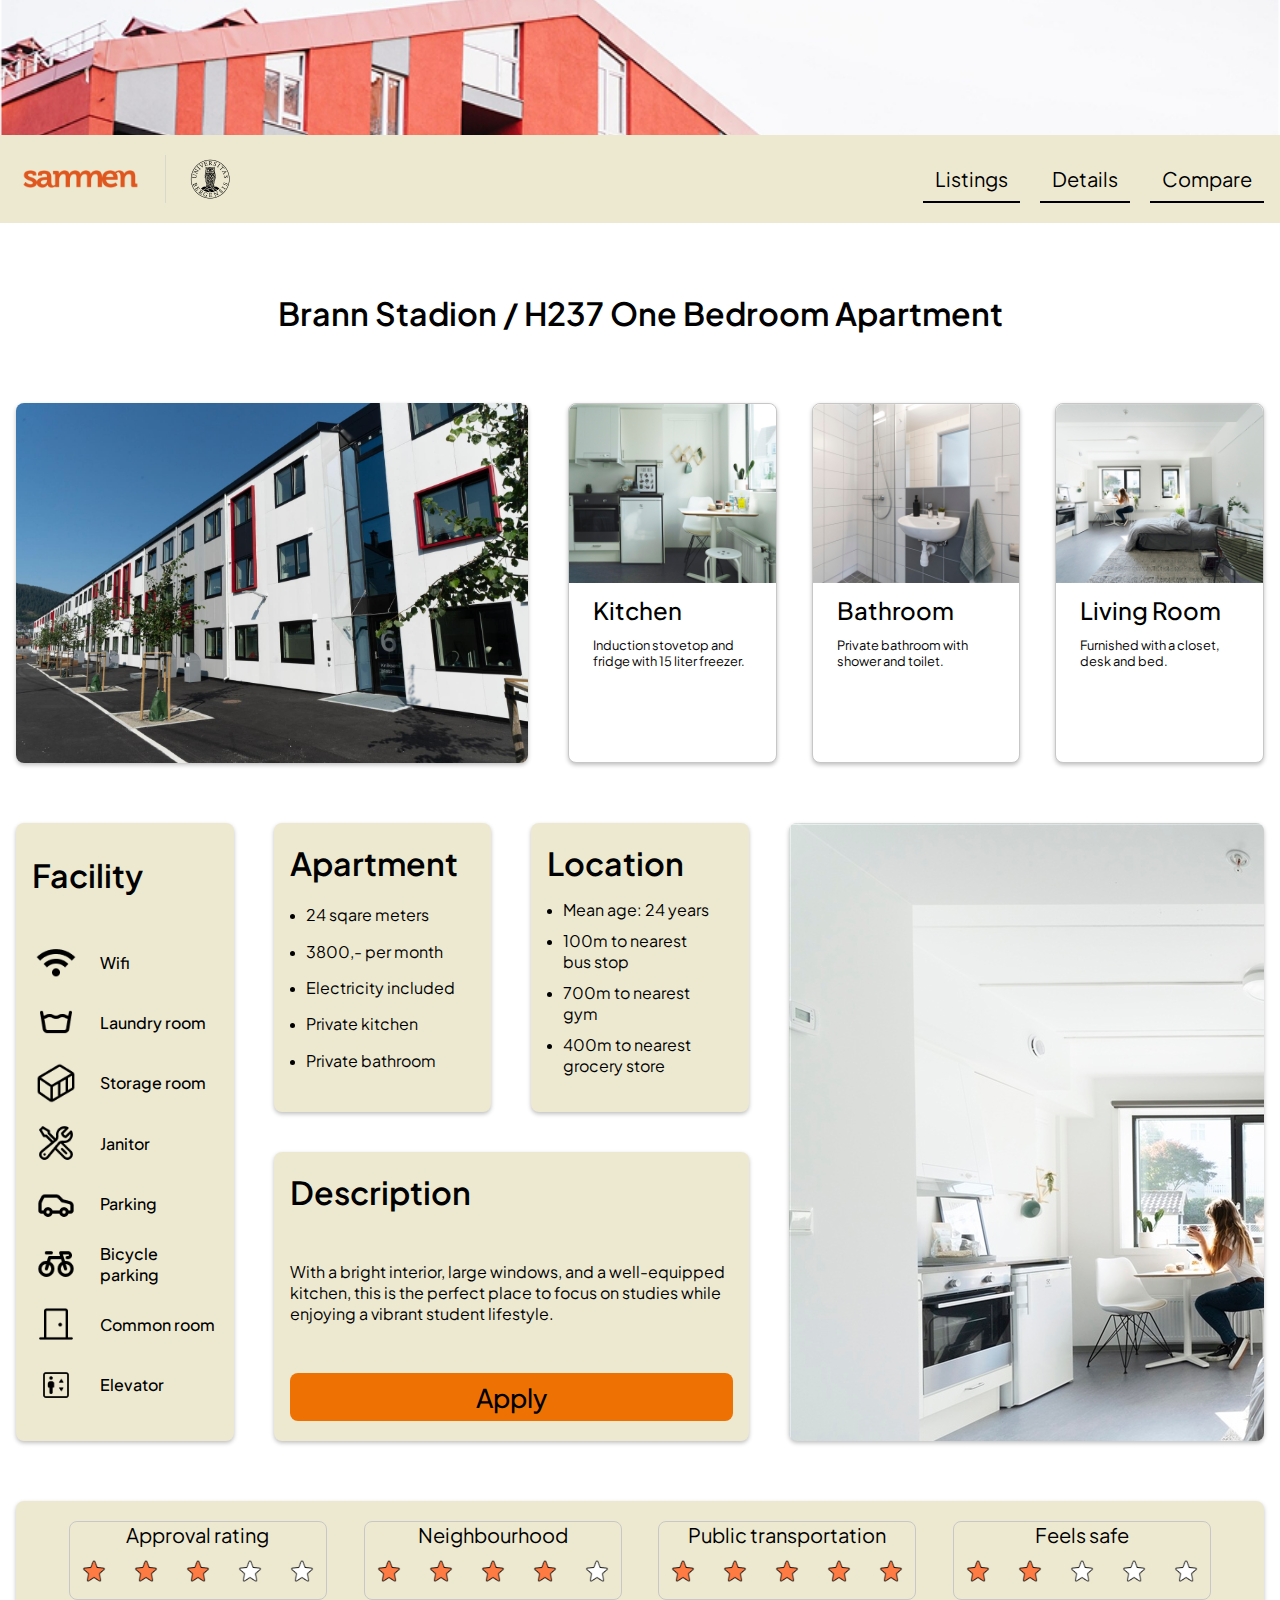
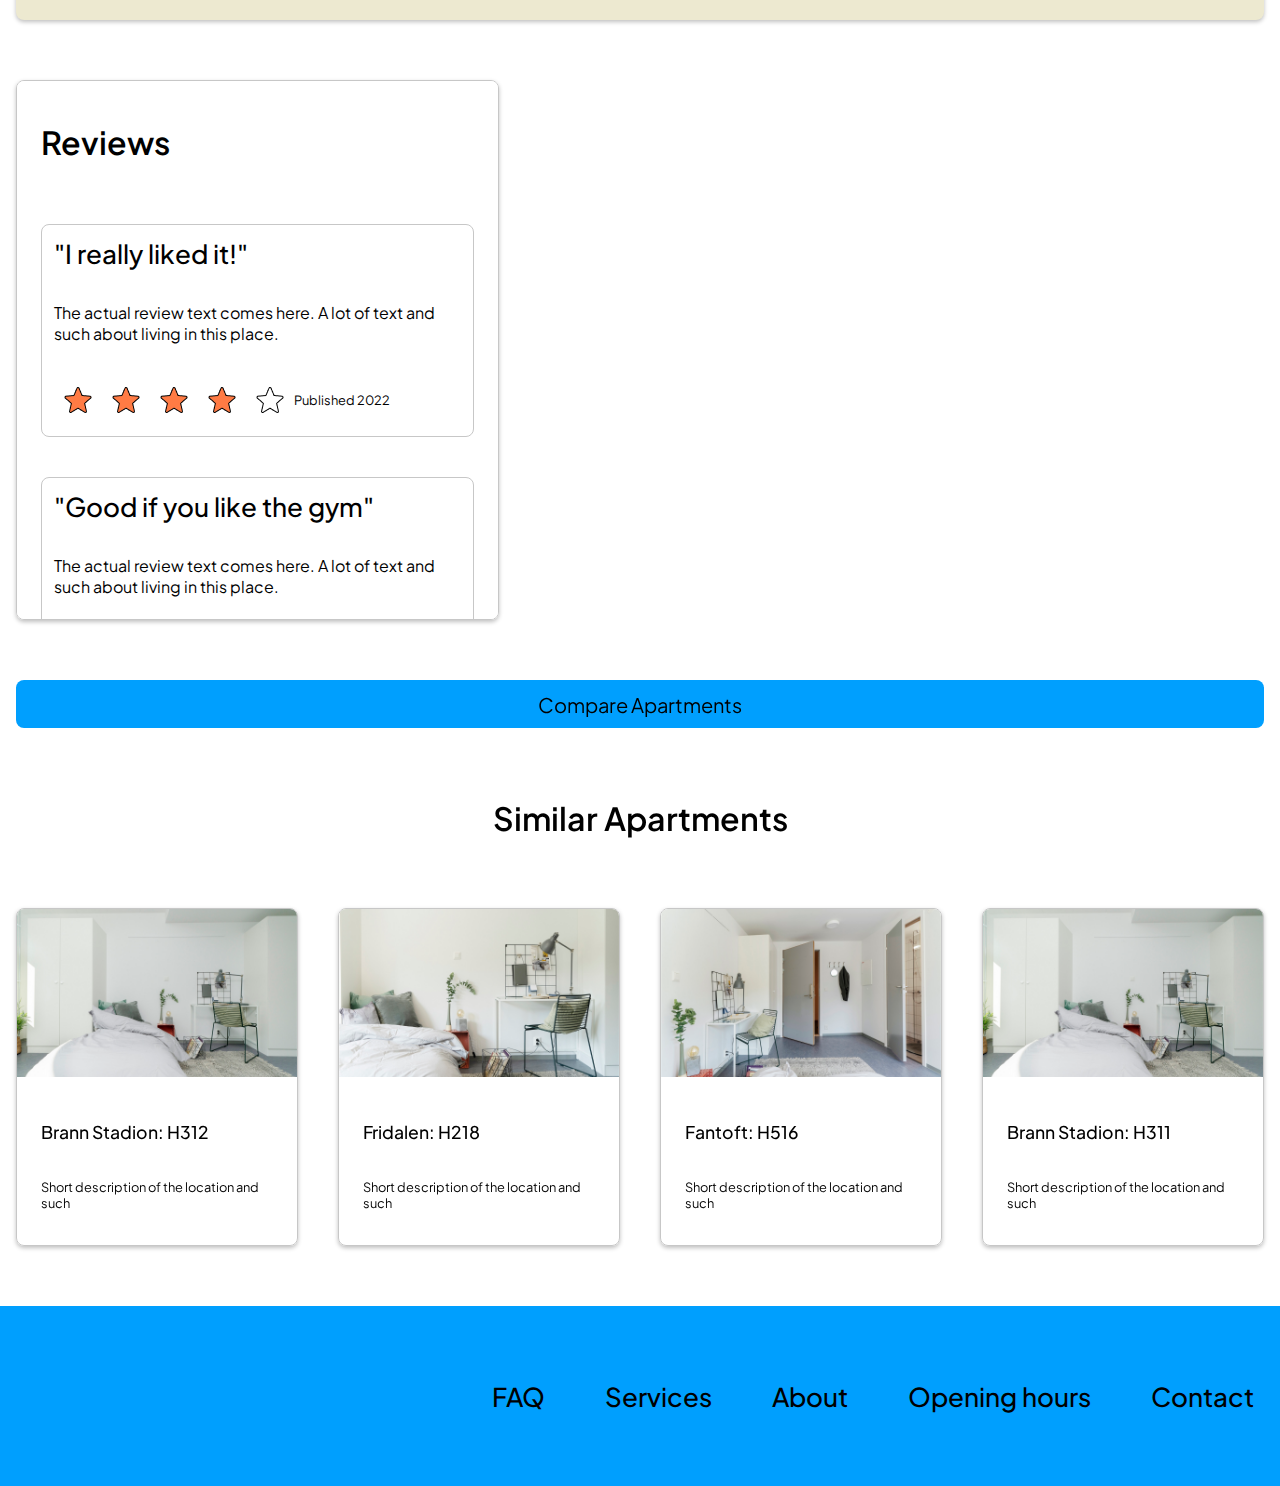
<file: task4/details.html>
<!DOCTYPE html>
<html lang="en">
<head>
    <meta charset="UTF-8">
    <meta name="viewport" content="width=device-width, initial-scale=1.0">
    <title>Housing details</title>

    <link rel="stylesheet" href="style.css">
    <link rel="stylesheet" href="buttons.css">
    <link rel="stylesheet" href="header.css">

    <link rel="preconnect" href="https://fonts.googleapis.com">
    <link rel="preconnect" href="https://fonts.gstatic.com" crossorigin>
    <link href="https://fonts.googleapis.com/css2?family=Abril+Fatface&family=Lexend+Giga:wght@100..900&family=Plus+Jakarta+Sans:ital,wght@0,200..800;1,200..800&display=swap" rel="stylesheet">
</head>

<body>

<!-- HEADER -->
    <!-- HEADER -->
    <header>

        <img src="images/red-building-apartment.png" alt="large red building with sky in background">

        <nav>
            <!-- Nav Logos -->
            <div class="nav-logos-container">
                <img src="Icons/Sammen Logo.png" alt="Sammen logo">
                <img src="Icons/Line 8.png" alt="vertical gray line">
                <img src="Icons/UIB logo.png" alt="UiB Logo" id="uib-logo-nav">
            </div>

            <!-- Buttons & search icon -->
            <div class="menyknapp-container">
                <a href="index.html" class="button-support"><h3>Listings</h3></a>
                <a href="details.html" class="button-support"><h3>Details</h3></a>
                <a href="comparison.html" class="button-support"><h3>Compare</h3></a>
            </div>
        </nav>

    </header>

<main>
    <!-- TOP SECTION TITLE -->
    <section class="title-section">
        <h1>Brann Stadion / H237 One Bedroom Apartment</h1>
    </section>

    <!-- Image and Room carousel -->
        <div class="img-carousel-wrapper">

        <img src="images/Brannstadion.png" alt="Image of Brann Stadion" class="details-building-image">

            <!-- Carousel -->
            <div class="room-carousel-container">

                <!-- Card 1: Kitchen -->
                <div class="room-carousel-card">
                    <img src="images/brannstadion-kitchen.png" alt="Image of Kitchen">
                    <div>
                        <h2>Kitchen</h2>
                        <p>Induction stovetop and fridge with 15 liter freezer.</p>
                    </div>
                </div>

                <!-- Card 2: Bathroom -->
                <div class="room-carousel-card">
                    <img src="images/brannstadion-bathroom.png" alt="Image of bathroom">
                    <div>
                        <h2>Bathroom</h2>
                        <p>Private bathroom with shower and toilet.</p>
                    </div>
                </div>

                <!-- Card 3: Living room -->
                <div class="room-carousel-card">
                    <img src="images/brannstadion-livingroom.png" alt="Image of Living Room">
                    <div>
                        <h2>Living Room</h2>
                        <p>Furnished with a closet, desk and bed.</p>
                    </div>
                </div>

            </div> <!-- Carousel End -->

        </div> <!-- img/carousel wrapper end -->
    
    <!-- Details Content w/ 5col grid -->
    <div class="details-grid-wrapper">

        <!-- Side menu -->
        <div class="item1-sidemenu">
            <h1>Facility</h1><br>

            <!-- Category 1-->
            <div>
                <img src="Icons/wifi icon.png" alt="wifi icon">
                <h2>Wifi</h2>
            </div>

            <!-- Category 2-->
            <div>
                <img src="Icons/laundry icon.png" alt="Laundry icon">
                <h2>Laundry room</h2>
            </div>

            <!-- Category 3-->
            <div>
                <img src="Icons/storage icon.png" alt="storage icon">
                <h2>Storage room</h2>
            </div>

            <!-- Category 4-->
            <div>
                <img src="Icons/Janitor icon.png" alt="Janitor icon">
                <h2>Janitor</h2>
            </div>

            <!-- Category 5-->
            <div>
                <img src="Icons/Car icon.png" alt="Car icon">
                <h2>Parking</h2>
            </div>

            <!-- Category 6-->
            <div>
                <img src="Icons/Bicycle icon.png" alt="bicycle icon">
                <h2>Bicycle parking</h2>
            </div>

            <!-- Category 7-->
            <div>
                <img src="Icons/Common room icon.png" alt="door icon">
                <h2>Common room</h2>
            </div>

            <!-- Category 8-->
            <div>
                <img src="Icons/elevator icon.png" alt="Elevator icon">
                <h2>Elevator</h2>
            </div>
            

        </div>

        <div class="item2-apartment">
            <h1>Apartment</h1>
            <ul>
                <li><p>24 sqare meters</p></li>
                <li><p>3800,- per month</p></li>
                <li><p>Electricity included</p></li>
                <li><p>Private kitchen</p></li>
                <li><p>Private bathroom</p></li>
            </ul>
        </div>

        <div class="item3-neighbourhood">
            <h1>Location</h1>
            <ul>
                <li><p>Mean age: 24 years</p></li>
                <li><p>100m to nearest bus stop</p></li>
                <li><p>700m to nearest gym</p></li>
                <li><p>400m to nearest grocery store</p></li>
            </ul>
        </div>

        <div class="item4-description">
            <h1>Description</h1>
            <p>With a bright interior, large windows, and a well-equipped kitchen, this is the perfect place to focus on studies while enjoying a vibrant student lifestyle.</p>
            <a href="comparison.html" class="button-primary"><h2>Apply</h2></a>
        </div>

        <div class="item5-image"></div>

    </div> <!-- End Details Grid-->

    <div class="rating-container-full-w">

        <!-- Rating item 1: Apartment standard -->
        <div class="approval-rating-container">
            <h3>Approval rating</h3>
            <div>
                <img src="Icons/star filled icon.png" alt="filled star icon">
                <img src="Icons/star filled icon.png" alt="filled star icon">
                <img src="Icons/star filled icon.png" alt="filled star icon">
                <img src="Icons/star blank icon.png" alt="empty star icon">
                <img src="Icons/star blank icon.png" alt="empty star icon">
            </div>
        </div>

        <!-- Rating item 2: Neighbourhood Rating -->
        <div class="approval-rating-container">
            <h3>Neighbourhood</h3>
            <div>
                <img src="Icons/star filled icon.png" alt="filled star icon">
                <img src="Icons/star filled icon.png" alt="filled star icon">
                <img src="Icons/star filled icon.png" alt="filled star icon">
                <img src="Icons/star filled icon.png" alt="filled star icon">
                <img src="Icons/star blank icon.png" alt="empty star icon">
            </div>
        </div>

        <!-- Rating item 3: Transportation Rating -->
        <div class="approval-rating-container">
            <h3>Public transportation</h3>
            <div>
                <img src="Icons/star filled icon.png" alt="filled star icon">
                <img src="Icons/star filled icon.png" alt="filled star icon">
                <img src="Icons/star filled icon.png" alt="filled star icon">
                <img src="Icons/star filled icon.png" alt="filled star icon">
                <img src="Icons/star filled icon.png" alt="filled star icon">
            </div>
        </div>

        <!-- Rating item 4: Safety Rating -->
        <div class="approval-rating-container">
            <h3>Feels safe</h3>
            <div>
                <img src="Icons/star filled icon.png" alt="filled star icon">
                <img src="Icons/star filled icon.png" alt="filled star icon">
                <img src="Icons/star blank icon.png" alt="blank star icon">
                <img src="Icons/star blank icon.png" alt="blank star icon">
                <img src="Icons/star blank icon.png" alt="blank star icon">
            </div>
        </div>

    </div>

    <!-- Review and embedded map -->
     <div class="review-map-grid-wrapper">
        
        <!-- Review container -->
        <div class="review-container">
            <h1>Reviews</h1>

            <!-- Item 1 -->
                <div class="review-content">
                    <h2>"I really liked it!"</h2>
                    <p>The actual review text comes here. A lot of text and such about living in this place.</p>
                    <div>
                        <img src="Icons/star filled icon.png" alt="filled star icon">
                        <img src="Icons/star filled icon.png" alt="filled star icon">
                        <img src="Icons/star filled icon.png" alt="filled star icon">
                        <img src="Icons/star filled icon.png" alt="filled star icon">
                        <img src="Icons/star blank icon.png" alt="blank star icon">
                        <p class="suppport-text">Published 2022</p>
                    </div>
                </div>

            <!-- Item 2 -->
            <div class="review-content">
                <h2>"Good if you like the gym"</h2>
                <p>The actual review text comes here. A lot of text and such about living in this place.</p>
                <div>
                    <img src="Icons/star filled icon.png" alt="filled star icon">
                    <img src="Icons/star filled icon.png" alt="filled star icon">
                    <img src="Icons/star filled icon.png" alt="filled star icon">
                    <img src="Icons/star blank icon.png" alt="blank star icon">
                    <img src="Icons/star blank icon.png" alt="blank star icon">
                    <p class="suppport-text">Published 2021</p>
                </div>
            </div>

            <!-- Item 3 -->
            <div class="review-content">
                <h2>"Can be loud"</h2>
                <p>The actual review text comes here. A lot of text and such about living in this place.</p>
                <div>
                    <img src="Icons/star filled icon.png" alt="filled star icon">
                    <img src="Icons/star filled icon.png" alt="filled star icon">
                    <img src="Icons/star blank icon.png" alt="blank star icon">
                    <img src="Icons/star blank icon.png" alt="blank star icon">
                    <img src="Icons/star blank icon.png" alt="blank star icon">
                    <p class="suppport-text">Published 2019</p>
                </div>
            </div>

        </div>

        <!-- Embedded map -->
        <iframe 
            src="https://www.google.com/maps/embed?pb=!1m18!1m12!1m3!1d4691.977055599521!2d5.3525881267767135!3d60.367044803200336!2m3!1f0!2f0!3f0!3m2!1i1024!2i768!4f13.1!3m3!1m2!1s0x463cf939026c541b%3A0x2bfea90d566fa549!2sBrann%20Stadion!5e0!3m2!1sen!2sno!4v1740741147511!5m2!1sen!2sno" 
            width="100%" 
            height="100%" 
            style="border:0; border-radius: 8px;" 
            allowfullscreen="" 
            loading="lazy" 
            referrerpolicy="no-referrer-when-downgrade">
        </iframe>

     </div>

    <!-- Compare button -->
    <a href="comparison.html" class="button-secondary" id="w-100-button"><h3>Compare Apartments</h3></a>

    <!-- Similar apartments section -->
    <section class="title-section">
        <h1>Similar Apartments</h1>
    </section>

    <!-- Similar apartments cards -->
     <div class="similar-apartments-container">

        <!-- Card 1-->
        <div class="listing-card">
            <img src="images/brannstadion-ap-1.png" alt="Image of living room">
                <div>
                    <h3>Brann Stadion: H312</h3>
                    <p>Short description of the location and such</p>
                </div>
        </div>

        <!-- Card 2-->
        <div class="listing-card">
            <img src="images/brannstadion-ap-2.png" alt="Image of living room">
                <div>
                    <h3>Fridalen: H218</h3>
                    <p>Short description of the location and such</p>
                </div>
        </div>

        <!-- Card 3-->
        <div class="listing-card">
            <img src="images/brannstadion-ap-3.png" alt="Image of living room">
                <div>
                    <h3>Fantoft: H516</h3>
                    <p>Short description of the location and such</p>
                </div>
        </div>

        <!-- Card 4-->
        <div class="listing-card">
            <img src="images/brannstadion-ap-1.png" alt="Image of living room">
                <div>
                    <h3>Brann Stadion: H311</h3>
                    <p>Short description of the location and such</p>
                </div>
        </div>
        
     </div>

</main>

<footer>
    <a href="#"><h2 class="footer-button">FAQ</h2></a>
    <a href="#"><h2 class="footer-button">Services</h2></a>
    <a href="#"><h2 class="footer-button">About</h2></a>
    <a href="#"><h2 class="footer-button">Opening hours</h2></a>
    <a href="#"><h2 class="footer-button">Contact</h2></a>
</footer>
    
</body>

</html>
</file>
<file: Exam Module 1/style.css>
* {
    box-sizing: border-box;
}

/* ----------- COLORS ----------- */

:root {
    --primary-color-red: #cf3c3a;  /* Rød */
    --primary-color-orange: #EE7203; /* Oransje */
    --primary-color-orange-hover: #FF7B44; /* Oransje:hover */ 
    --primary-color-blue: #009ffe;  /* Blå */
    --primary-color-blue-hover: #44B9FF;  /* Blå:hover */
    --primary-color-green: #28a465; /* Grønn */

    --secondary-color-beige: #ede9d0; /*  Beige */
    --secondary-color-brown: #3a001e; /*  Brun */
    --secondary-color-pink: #db9d84; /* Rosa */
    --secondary-color-gray: #C7C7C7; /* Grå */

    --color-black: #000000; /* Svart */
    --color-white: #FFFFFF; /* Hvit */

}

/* ----------- EFFECTS: SHADOW ----------- */
:root {
    --default-shadow: 0px 2px 4px 0px rgba(0, 0, 0, 0.25);
}

/* ----------- TYPOGRAPHY ----------- */
h1 {font-family: 'Plus Jakarta Sans', sans-serif; font-size: 32px; font-weight: 600; line-height: normal; color: var(--color-black);}
h2 {font-family: 'Plus Jakarta Sans', sans-serif; font-size: 26px; font-weight: 500; line-height: normal; color: var(--color-black);}
h3 {font-family: 'Plus Jakarta Sans', sans-serif; font-size: 20px; font-weight: 400; line-height: normal; color: var(--color-black);}
p {font-family: 'Plus Jakarta Sans', sans-serif; font-size: 16px; font-weight: 400; line-height: normal; color: var(--color-black);}
.support-text {font-family: 'Plus Jakarta Sans', sans-serif; font-size: 12px; font-weight: 300; line-height: normal; color: var(--color-black);}

html, body {
    padding: 0;
    margin: 0;
}

/* General styling */

a {
    text-decoration: none;
}

/* SECTION TITLE */
.title-section {
    width: 100vw;
    height: 20vh;
    display: flex;
    justify-content: center;
    align-items: center;
    padding: 10px 16px;
    gap: 10px;
    flex-shrink: 0;
}

/* MAIN LISTING SECTION */

.body-grid {
    margin: 16px;
    display: grid;
    grid-template-columns: 1fr 4fr;
    grid-template-rows: fit-content auto;
    column-gap: 40px;
    row-gap: 0;
}

/* ACTIVE FILTERS Wrapper */
#active-filters {
    display: flex;
    gap: 10px;
    padding: 20px 0px;
    grid-column: 2 / span 5;
}

/* Active filter container */
#active-filters div {
    width: fit-content;
    height: fit-content;
    display: flex;
    align-items: center;
    padding: 0px 12px;
    gap: auto;
    border-radius: 8px;
    border: 1px solid var(--secondary-color-gray);
    box-shadow: var(--default-shadow);
}

#active-filters h3 {
    font-size: 16px;
    margin: 2px 0px;
}

#active-filters img {
    transform: scale(0.8);
}

#active-filters div:hover img {
    transform: scale(1.05);
}

#active-filters div:hover {
    transform: scale(1.05);
    cursor: pointer;
}

/* --------------LISTINGS SIDEBAR --------------- */
#sidebar-filters {
    grid-column: 1 / span 1;
    grid-row: 2 / span 2;
    background-color: var(--primary-color-blue);

    display: flex;
    width: 1fr;
    height: fit-content;
    padding: 20px;
    flex-direction: column;
    justify-content: center;
    align-items: center;
    flex-shrink: 0;
    gap: 10px;

    border-radius: 8px;
    border: 1px solid var(--secondary-color-gray);
    background: var(--secondary-color-beige);
    box-shadow: var(--default-shadow);
}

/*  SIDEBAR FORM */

.sidebar-form {
    width: 100%;
    display: flex;
    flex-direction: column;
    gap: 10px;
    padding: 0px;
}

/* Data container */
.data-container {
    width: 100%;
    flex-grow: 1;
    display: flex;
    flex-direction: column;
    justify-content: center;
    box-sizing: border-box;

    padding: 12px;
    gap: 18px;

    border-radius: 8px;
    border: 1px solid var(--secondary-color-gray);
}

.data-container h2, ul, h3 {
    align-self: center;
}

/* Datio Options Container */
.radio-option {
    display: flex;
    justify-content: space-between;
    align-items: center;
    width: 100%;
}

/* Rating data */
.rating-container {
    display: flex;
    flex-direction: row;
    justify-content: center;
}

/* Privacy Options */
.privacy-container {
    display: flex;
    flex-direction: column;
    justify-content: center;
}

/* ----------- FLEXBOX w/ CARDS --------------- */

#flexbox-w-cards {
    grid-column: 2 / span 5;
    display: flex;
    align-items: flex-start;
    align-content: flex-start;
    justify-content: space-between;
    flex-wrap: wrap;
    column-gap: 40px;
    row-gap: 40px;
}

/* LISTING CARDS */
.listing-card {
    display: flex;
    width: 33%;
    height: 400px;
    aspect-ratio: 1/1.2;
    flex-direction: column;
    align-items: center;
    flex-grow: 1;

    border-radius: 8px;
    border: 1px solid var(--secondary-color-gray);
    box-shadow: var(--default-shadow);

    overflow: hidden;
}

.listing-card img {
    object-fit: cover;
    max-height: 50%;
}

.listing-card h3 {
    font-weight: 500;
    font-size: 1.1rem;
}

.listing-card p {
    font-size: 0.8rem;
}

/*listing card content (text)*/
.listing-card div { 
    height: 100%;
    display: flex;
    flex-direction: column;
    justify-content: space-evenly;
    align-self: stretch;
    padding: 0.5rem 24px;

}

.listing-card div h3 {
    margin: 10px 0px;
}

.listing-card img {
    height: 66%;
    width: 100%;
}

.listing-card:hover {
    outline: 2px solid var(--primary-color-blue-hover);
    cursor: pointer;
}

/*---- LOAD MORE BUTTON --- */
#load-more-button {
    width: 100%;
    display: flex;
    justify-content: flex-end;
    padding: 0px 16px;
}

#load-more-button a {
    text-decoration: none;
}

/*-------------- FOOOTER ------------ */
footer {
    display: flex;
    width: 100%;
    height: 20vh;
    padding: 64px 16px;
    justify-content: flex-end;
    align-items: center;

    margin-top: 60px;

    gap: 40px;

    background-color: var(--primary-color-blue);
}

.footer-button {
    max-height: 100%;
    display: flex;
    justify-content: center;
    padding: 10px 10px;
}

.footer-button:hover {
    border-bottom: 2px solid var(--color-black);
}

/*------------------------------- Details Page ------------------------------*/

/* ---- Image and room carousel ---- */

.img-carousel-wrapper {
    max-width: 100vw;
    height: 40vh;
    display: flex;
    flex-direction: row;
    justify-content: flex-start;
    gap: 40px;

    padding: 0px 16px;
}

.details-building-image {
    width: 100%;
    border-radius: 8px;
}

/* Carousel */
.room-carousel-container {
    width: 100%;
    display: inline-flex;
    gap: 20px;
}

.details-building-image {
    max-width: 40vw;
    object-fit: cover;

    box-shadow: var(--default-shadow);
}

.room-carousel-card {
    display: flex;
    flex-direction: column;

    width: 50%;

    border-radius: 8px;
    border: 1px solid var(--secondary-color-gray);
    background: var(--color-white);

    box-shadow: var(--default-shadow);

}

.room-carousel-card h2 {
    font-size: 1.5em;
}

.room-carousel-card p {
    font-size: 0.8rem;
}

.room-carousel-card img {
    width: 100%;
    height: 50%;
    object-fit: cover;

    border-radius: 8px 8px 0px 0px;
}

.room-carousel-card div {
    height: 50%;
    display: flex;
    flex-direction: column;
    padding: 12px 24px;
    gap: 12px;
    overflow: hidden;
}

.room-carousel-card div h2, p {
    margin: 0px 0px;
}

/* ---- DETAILS CONTENT 5col GRID --- */

.details-grid-wrapper {
    height: fit-content;
    max-width: 100vw;
    display: grid;

    grid-template-columns: 1fr 1fr 1fr 2fr;
    grid-template-rows: 1fr 1fr;

    gap: 40px;
    margin: 60px 16px;

}

/* General Detail Card styling */
.details-grid-wrapper div {
    border-radius: 8px;
    background-color: var(--secondary-color-beige);
    padding: 20px 16px;
    box-shadow: var(--default-shadow);
}

.details-grid-wrapper div h1 {
    margin: 0;
    font-size: 2rem;
}

/* Unordered list styling */
.details-grid-wrapper div ul {
    height: 100%;
    padding: 0 16px;
    gap: 10px;
}

/* item 1: Sidemenu: Facility */
.item1-sidemenu {
    display: flex;
    flex-direction: column;
    justify-content: flex-start;
    gap: auto;
    grid-row-start: 1;
    grid-row-end: 3;
}


.item1-sidemenu h1 {
    margin: 0px;
}

.item1-sidemenu div {
    height: max-content;

    display: flex;
    justify-content: flex-start;
    flex-direction: row;
    align-items: center;

    padding: 0 0;
    gap: 20px;
    box-shadow: none;
    background-color: transparent;
}

.item1-sidemenu div h2 {
    font-size: 1rem;
    margin: 0px;
}

.item1-sidemenu img {
    width: max-content;
    height: max-content;
    transform: scale(0.8);
}

/* item2: Apartment information */
.item2-apartment {
    display: flex;
    flex-direction: column;
}

.item2-apartment ul {
    display: flex;
    flex-direction: column;
    justify-content: space-evenly;
}

/* item3: Neighbourhood information */
.item3-neighbourhood {
    display: flex;
    flex-direction: column;
}

.item3-neighbourhood ul {
    display: flex;
    flex-direction: column;
    justify-content: space-evenly;
}

/* item4: Apartments description information */
.item4-description {
    grid-column-start: 2;
    grid-column-end: 4;

    display: flex;
    flex-direction: column;
    justify-content: space-between;
    align-items: flex-start;
    flex-shrink: 0;
}

.item4-description a {
    width: 100%;
}

/* Grid image */
.item5-image {
    grid-row-start: 1;
    grid-row-end: 3;
    grid-column-start: 4;
    grid-column-end: 6;

    display: flex;
}

.item5-image img {
    width: 100%;
    height: 100%;
    object-fit: cover; /* eller "contain" avhengig av hva du ønsker */
    display: block;     /* fjerner whitespace fra inline img */
}

/* ------------- Rating Bar -------------*/

.rating-container-full-w {
    display: flex;
    padding: 20px 16px;
    justify-content: space-evenly;
    align-items: center;
    margin: 0px 16px;
    box-sizing: border-box;

    border-radius: 8px;
    background-color: var(--secondary-color-beige);
    box-shadow: var(--default-shadow);
}

.approval-rating-container {
    display: flex;
    flex-direction: column;
    justify-content: center;
    align-items: center;
    
    border: 1px solid var(--secondary-color-gray);
    border-radius: 8px;

    padding: 20px;
    gap: 10px;
}

.approval-rating-container img {
    transform: scale(0.8);
}


/*------------ Review and map ------------------*/
.review-map-grid-wrapper {
    height: 60vh;
    display: grid;
    grid-template-columns: 2fr 3fr;
    margin-top: 60px;
    gap: 40px;
    padding: 0px 16px;
    margin-bottom: 60px;
}

/* Reviews */
.review-container {
    max-height: 100%;
    display: flex;
    flex-direction: column;
    align-items: flex-start;
    flex-shrink: 0;

    gap: 40px;
    padding: 20px 24px;
    
    border-radius: 8px;
    border: 1px solid var(--secondary-color-gray);
    background: var(--color-white);
    box-shadow: var(--default-shadow);

    overflow-y: scroll;
}

.review-content {
    display: flex;
    padding: 12px;
    flex-direction: column;
    align-items: flex-start;
    gap: 2rem;

    border-radius: 8px;
    border: 1px solid var(--secondary-color-gray);
    background: var(--color-white);
}

.review-content div {
    display: flex;
    flex-direction: row;
    align-items: center;
}

.review-content div p {
    font-size: 0.8rem;
}

/* ------ SIMILAR APARTMENTS --------- */

.similar-apartments-container {
    width: 100%;
    padding: 0px 16px;
    display: flex;
    flex-direction: row;
    justify-content: space-evenly;
    margin-bottom: 60px;
    gap: 40px;
}

/*------------------------------ COMPARISON PAGE -----------------------------*/

/* Wrapper for both colums of data */
.comparison-container-wrapper {
    display: flex;
    flex-direction: row;
    width: 100vw;
    justify-content: center;
    gap: 40px;
}

/*container for all content */
.comparison-container {
    display: flex;
    flex-direction: column;
    align-items: center;
    width: 40vw;
    padding: 40px 24px;
    gap: 40px;

    border-radius: 8px;
    background: var(--secondary-color-beige);
    box-shadow: var(--default-shadow);
}

/* Font margin within container */
.comparison-container h1, h2, h3 {
    margin: 0;
}

/* Image in top of comparison container */
.comparison-container .comparison-img {
    width: 100%;
    height: 216px;
    border-radius: 8px;
    object-fit: cover;
}

/* Allows two horizontal DD-menus */
.dropdown-menu-wrapper {
    display: flex;
    flex-direction: row;
    gap: 10px;
}

/* Diagram img */
#price-diagram {
    transform: scale(0.7);
}

/*Data Container modification */
.data-container[id="comparison-data"] {
    text-align: center;
}

/* Container for horizontal img/text */
.img-text-horizontal {
    display: flex;
    flex-direction: row;
    align-items: center;
    justify-content: center;
    gap: 1rem;
}

/* Privacy Data Icon */
.img-text-horizontal .privacy-icon {
    width: 2rem;
    height: 2rem;
}
.img-text-wrapper {
    width: 100%;
    display: flex;
    flex-direction: row;
    align-items: center;
    justify-content: space-between;
}

.img-text-wrapper h2 {
    float: left;
}

.img-text-wrapper img {
    float: right;
}

/* Centered content */
.data-container[id="centered-content"] {
    align-items: center;
}

/* Apply button */
.comparison-container a {
    width: 100%;
}


/* ---------- INPUTS ------------ */

/* DROPDOWN MENU */
.dropdown-menu {
    display: flex;
    flex-direction: row;
    padding: 0px 24px;
    justify-content: space-between;
    align-items: center;
    width: 100%;
    box-sizing: border-box;

    border-radius: 8px;
    border: 1px solid var(--color-black);
    background-color: var(--color-white);
}

.dropdown-menu img {
    transform: rotate(180deg) scale(0.8);
}

.dropdown-menu:hover {
    background-color: var(--primary-color-blue-hover);
    cursor: pointer;
}

/* RANGE SLIDER */

.data-container input[type="range"] {
    width: 100%;
}

/* RADIO BUTTON */
.radio-option input[type="radio"] {
    width: 20px;
    height: 20px;
}

.radio-option input[type="radio"]:hover {
    cursor: pointer;
}

/* SUBMIT BUTTON */
.sidebar-form #submitBtn {
    width: 100%;
    
    background-color: var(--primary-color-orange);
    border: none;
    padding: 20px 12px;
    cursor: pointer;
    border-radius: 8px;

    font-family: "Plus Jakarta Sans";
    font-size: 26px;
    font-style: normal;
    font-weight: 500;
    line-height: normal;
}

.sidebar-form input[type="submit"]:hover {
    background-color: var(--primary-color-orange-hover);
}
</file>
<file: Exam Module 1/buttons.css>
@import url("style.css");

/* BUTTON: PRIMARY */
.button-primary {
    background-color: var(--primary-color-orange);
    text-decoration: none;
    display: inline-flex;
    height: 48px;
    padding: 12px 20px;
    justify-content: center;
    align-items: center;
    flex-shrink: 0;
    border-radius: 8px;
}

.button-primary:hover {
    background-color: var(--primary-color-orange-hover);
}

.button-primary:focus {
    border-radius: 8px;
    border: 1.5px solid var(--color-black);
}

.button-primary:active {
    border-radius: 8px;
    background:#DF571F;
    box-shadow: 0px 4px 4px 0px rgba(0, 0, 0, 0.25) inset;
}

/* BUTTON: SECONDARY */
.button-secondary {
    background-color: var(--primary-color-blue);
    text-decoration: none;
    display: inline-flex;
    height: 48px;
    padding: 12px 20px;
    justify-content: center;
    align-items: center;
    flex-shrink: 0;
    border-radius: 8px;
}

.button-secondary:hover {
    background-color: var(--primary-color-blue-hover);
}

.button-secondary:focus {
    border-radius: 8px;
    border: 1.5px solid var(--color-black);
}

.button-secondary:active {
    border-radius: 8px;
    background: var(--primary-color-blue-active);
    box-shadow: 0px 4px 4px 0px rgba(0, 0, 0, 0.25) inset;
}

/* BUTTON: SUPPORT */

.button-support {
    text-decoration: none;
    display: inline-flex;
    height: 48px;
    padding: 6px 12px;
    justify-content: center;
    align-items: center;
    flex-shrink: 0;
    border-bottom: 2px solid var(--color-black);
}

.button-support:hover {
    border-radius: 8px;
    border: 1.5px solid var(--color-black);
}

.button-support:active {
    background-color: var(--color-white);
    box-shadow: 4px 4px 4px 0px rgba(0, 0, 0, 0.25) inset;
}

.button-support:focus {
    border: 1.5px solid #000;   
}

/* 100% Width button */

#w-100-button {
    display: flex;
    margin-left: 16px;
    width: calc(100% - 32px);  /* Calculates width 100% and subtracts 16px each side */
    box-sizing: border-box;
}
</file>
<file: Exam Module 1/header.css>
/* HEADER */
header {
    gap: 0;

}
header img {
    width: 100%;
    height: 15vh;
    object-fit: cover;
    display: block;
}

/* HEADER: NAV */
header nav {
    display: flex;
    flex-direction: row;
    justify-content: space-between;
    width: 100%;
    height: 15vh;
    padding: 20px 16px;
    box-sizing: border-box;
    background-color: var(--secondary-color-beige);
}

nav div {
    display: flex;
    flex-direction: row;
    justify-content: flex-start;
    align-items: center;
    height: 100%;
    gap: 20px;
}

nav div img {
    height: 60%;
}

#uib-logo-nav {
    height: 100%;
}

/* HEADER: NAV: BUTTONS & ICON */
.button-icon-wrapper {
    display: flex;
    flex-direction: row;
    gap: 5vw;
}

#search-icon-wrapper {
    height: fit-content;
}

#search-icon-wrapper img {
    min-height: 100%;
}
</file>
<file: task4/style.css>
* {
    box-sizing: border-box;
}

/* ----------- COLORS ----------- */

:root {
    --primary-color-red: #cf3c3a;  /* Rød */
    --primary-color-orange: #EE7203; /* Oransje */
    --primary-color-orange-hover: #FF7B44; /* Oransje:hover */ 
    --primary-color-blue: #009ffe;  /* Blå */
    --primary-color-blue-hover: #44B9FF;  /* Blå:hover */
    --primary-color-green: #28a465; /* Grønn */

    --secondary-color-beige: #ede9d0; /*  Beige */
    --secondary-color-brown: #3a001e; /*  Brun */
    --secondary-color-pink: #db9d84; /* Rosa */
    --secondary-color-gray: #C7C7C7; /* Grå */

    --color-black: #000000; /* Svart */
    --color-white: #FFFFFF; /* Hvit */

}

/* ----------- EFFECTS: SHADOW ----------- */
:root {
    --default-shadow: 0px 2px 4px 0px rgba(0, 0, 0, 0.25);
}

/* ----------- TYPOGRAPHY ----------- */
h1 {font-family: 'Plus Jakarta Sans', sans-serif; font-size: 32px; font-weight: 600; line-height: normal; color: var(--color-black);}
h2 {font-family: 'Plus Jakarta Sans', sans-serif; font-size: 26px; font-weight: 500; line-height: normal; color: var(--color-black);}
h3 {font-family: 'Plus Jakarta Sans', sans-serif; font-size: 20px; font-weight: 400; line-height: normal; color: var(--color-black);}
p {font-family: 'Plus Jakarta Sans', sans-serif; font-size: 16px; font-weight: 400; line-height: normal; color: var(--color-black);}
.support-text {font-family: 'Plus Jakarta Sans', sans-serif; font-size: 12px; font-weight: 300; line-height: normal; color: var(--color-black);}

html, body {
    padding: 0;
    margin: 0;
}

/* General styling */

a {
    text-decoration: none;
}

/* SECTION TITLE */
.title-section {
    width: 100vw;
    height: 20vh;
    display: flex;
    justify-content: center;
    align-items: center;
    padding: 10px 16px;
    gap: 10px;
    flex-shrink: 0;
}

/* MAIN LISTING SECTION */

.body-grid {
    padding: 0px 16px;
    display: grid;
    max-width: 100%;
    grid-template-columns: auto auto;
    grid-template-rows: fit-content auto;
    column-gap: 40px;
    row-gap: 0;

    border: 2px solid red;
}

/* ACTIVE FILTERS Wrapper */
#active-filters {
    display: flex;
    flex-direction: row;
    flex-wrap: wrap;
    gap: 10px;
    padding: 20px 0px;
    grid-column: 2;
    width: fit-content;

}

/* Active filter item container */
#active-filters div {
    max-width: 100%;
    width: fit-content;
    height: fit-content;
    display: flex;
    align-items: center;
    padding: 0px 12px;
    gap: auto;
    border-radius: 8px;
    border: 1px solid var(--secondary-color-gray);
    box-shadow: var(--default-shadow);
}

#active-filters h3 {
    font-size: 0.8rem;
    margin: 2px 0px;
}

#active-filters img {
    transform: scale(0.8);
}

#active-filters div:hover img {
    transform: scale(1.05);
}

#active-filters div:hover {
    transform: scale(1.05);
    cursor: pointer;
}

/* --------------LISTINGS SIDEBAR --------------- */
#sidebar-filters {
    max-height: 100vh;

    display: flex;
    height: fit-content;
    flex-direction: column;
    justify-content: center;
    align-items: center;
    gap: 10px;
    padding: 20px;

    border-radius: 8px;
    border: 1px solid var(--secondary-color-gray);

    background-color: var(--primary-color-blue);
    background: var(--secondary-color-beige);
    box-shadow: var(--default-shadow);

    outline: 2px solid red;
}

/*  SIDEBAR FORM */

.sidebar-form {
    width: 100%;
    max-height: 100%;
    display: flex;
    flex-direction: column;
    gap: 10px;

    overflow-y: hidden;
}

.sidebar-form h2 {
    font-size: 1em;
}

/* Data container */
.data-container {
    width: 100%;
    flex-grow: 1;
    display: flex;
    flex-direction: column;
    justify-content: center;
    align-items: center;
    box-sizing: border-box;

    padding: 12px;
    gap: 10px;

    border-radius: 8px;
    border: 1px solid var(--secondary-color-gray);
}

/* Datio Options Container */
.radio-option {
    display: flex;
    justify-content: space-between;
    align-items: center;
    width: 100%;
}

/* Rating data */
.rating-container {
    display: flex;
    flex-direction: row;
    justify-content: center;
}

.rating-container img {
    height: 100%;
    scale: 1/1;
}

/* Privacy Options */
.privacy-container {
    display: flex;
    flex-direction: column;
    justify-content: center;
}

/* ----------- FLEXBOX w/ CARDS --------------- */

#flexbox-w-cards {
    grid-column: 2;
    display: flex;
    flex-wrap: wrap;
    align-items: flex-start;
    justify-content: space-between;
    max-height: 100vh;
    overflow-y: scroll;

    column-gap: 2%;
    row-gap: 40px;


    outline: 2px solid red;
}

/* LISTING CARDS */
.listing-card {
    width: 20%;
    min-width: 200px;
    aspect-ratio: 1/1.2;

    display: flex;
    height: fit-content;
    flex-direction: column;
    align-items: center;
    flex-grow: 1;
    flex-shrink: 1;

    border-radius: 8px;
    border: 1px solid var(--secondary-color-gray);
    box-shadow: var(--default-shadow);

    overflow: hidden;
}

.listing-card img {
    object-fit: cover;
    max-height: 50%;
}

.listing-card h3 {
    font-weight: 500;
    font-size: 1.1rem;
}

.listing-card p {
    font-size: 0.8rem;
}

/*listing card content (text)*/
.listing-card div { 
    height: 100%;
    display: flex;
    flex-direction: column;
    justify-content: space-evenly;
    align-self: stretch;
    padding: 0.5rem 24px;

}

.listing-card div h3 {
    margin: 10px 0px;
}

.listing-card img {
    height: 66%;
    width: 100%;
}

.listing-card:hover {
    outline: 2px solid var(--primary-color-blue-hover);
    cursor: pointer;
}

/*---- LOAD MORE BUTTON --- */
#load-more-button {
    width: 100%;
    display: flex;
    justify-content: flex-end;
    padding: 0px 16px;
}

#load-more-button a {
    text-decoration: none;
}

/*-------------- FOOOTER ------------ */
footer {
    display: flex;
    width: 100%;
    height: 20vh;
    padding: 64px 16px;
    justify-content: flex-end;
    align-items: center;

    margin-top: 60px;

    gap: 40px;

    background-color: var(--primary-color-blue);
}

.footer-button {
    max-height: 100%;
    display: flex;
    justify-content: center;
    padding: 10px 10px;
}

.footer-button:hover {
    border-bottom: 2px solid var(--color-black);
}

/*------------------------------- Details Page ------------------------------*/

/* ---- Image and room carousel ---- */

.img-carousel-wrapper {
    max-width: 100vw;
    height: 40vh;
    display: flex;
    flex-direction: row;
    justify-content: flex-start;
    gap: 40px;

    padding: 0px 16px;
}

.details-building-image {
    width: 100%;
    border-radius: 8px;
}

/* Carousel */
.room-carousel-container {
    width: 100%;
    display: inline-flex;
    justify-content: space-between;
}

.details-building-image {
    max-width: 40vw;
    object-fit: cover;

    box-shadow: var(--default-shadow);
}

.room-carousel-card {
    display: flex;
    flex-direction: column;

    max-width: 30%;

    border-radius: 8px;
    border: 1px solid var(--secondary-color-gray);
    background: var(--color-white);

    box-shadow: var(--default-shadow);

}

.room-carousel-card h2 {
    font-size: 1.5em;
}

.room-carousel-card p {
    font-size: 0.8rem;
}

.room-carousel-card img {
    width: 100%;
    height: 50%;
    object-fit: cover;

    border-radius: 8px 8px 0px 0px;
}

.room-carousel-card div {
    height: 50%;
    display: flex;
    flex-direction: column;
    padding: 12px 24px;
    gap: 12px;
    overflow: hidden;
}

.room-carousel-card div h2, p {
    margin: 0px 0px;
}

/* ---- DETAILS CONTENT 5col GRID --- */

.details-grid-wrapper {
    height: fit-content;
    max-width: 100vw;
    display: grid;

    grid-template-columns: 1fr 1fr 1fr 2fr;
    grid-template-rows: 1fr 1fr;

    gap: 40px;
    margin: 60px 16px;

}

/* General Detail Card styling */
.details-grid-wrapper div {
    border-radius: 8px;
    background-color: var(--secondary-color-beige);
    padding: 20px 16px;
    box-shadow: var(--default-shadow);
}

.details-grid-wrapper div h1 {
    margin: 0;
    font-size: 2rem;
}

/* Unordered list styling */
.details-grid-wrapper div ul {
    height: 100%;
    padding: 0 16px;
    gap: 10px;
}

/* item 1: Sidemenu: Facility */
.item1-sidemenu {
    display: flex;
    flex-direction: column;
    justify-content: space-evenly;
    gap: auto;
    grid-row-start: 1;
    grid-row-end: 3;
}

.item1-sidemenu h1 {
    margin: 0px;
}

.item1-sidemenu div {
    height: max-content;

    display: flex;
    justify-content: flex-start;
    flex-direction: row;
    align-items: center;

    padding: 0 0;
    gap: 20px;
    box-shadow: none;
    background-color: transparent;
}

.item1-sidemenu div h2 {
    font-size: 1rem;
    margin: 0px;
}

.item1-sidemenu img {
    width: max-content;
    height: max-content;
    transform: scale(0.8);
}

/* item2: Apartment information */
.item2-apartment {
    display: flex;
    flex-direction: column;
}

.item2-apartment ul {
    display: flex;
    flex-direction: column;
    justify-content: space-evenly;
}

/* item3: Neighbourhood information */
.item3-neighbourhood {
    display: flex;
    flex-direction: column;
}

.item3-neighbourhood ul {
    display: flex;
    flex-direction: column;
    justify-content: space-evenly;
}

/* item4: Apartments description information */
.item4-description {
    grid-column-start: 2;
    grid-column-end: 4;

    display: flex;
    flex-direction: column;
    justify-content: space-between;
    align-items: flex-start;
    flex-shrink: 0;
}

.item4-description a {
    width: 100%;
}

/* Grid image */
.item5-image {
    grid-row-start: 1;
    grid-row-end: 3;
    grid-column-start: 4;
    grid-column-end: 6;

    background-image: url(images/brannstadion-livingroom.png);
    object-fit: cover;
}

/* ------------- Rating Bar -------------*/

.rating-container-full-w {
    display: flex;
    padding: 20px 16px;
    justify-content: space-evenly;
    align-items: center;
    margin: 0px 16px;
    box-sizing: border-box;

    border-radius: 8px;
    background-color: var(--secondary-color-beige);
    box-shadow: var(--default-shadow);
}

.approval-rating-container {
    display: flex;
    flex-direction: column;
    justify-content: center;
    align-items: center;
    
    border: 1px solid var(--secondary-color-gray);
    border-radius: 8px;
}

.approval-rating-container img {
    transform: scale(0.8);
}


/*------------ Review and map ------------------*/
.review-map-grid-wrapper {
    height: 60vh;
    display: grid;
    grid-template-columns: 2fr 3fr;
    margin-top: 60px;
    gap: 40px;
    padding: 0px 16px;
    margin-bottom: 60px;
}

/* Reviews */
.review-container {
    max-height: 100%;
    display: flex;
    flex-direction: column;
    align-items: flex-start;
    flex-shrink: 0;

    gap: 40px;
    padding: 20px 24px;
    
    border-radius: 8px;
    border: 1px solid var(--secondary-color-gray);
    background: var(--color-white);
    box-shadow: var(--default-shadow);

    overflow-y: scroll;
}

.review-content {
    display: flex;
    padding: 12px;
    flex-direction: column;
    align-items: flex-start;
    gap: 2rem;

    border-radius: 8px;
    border: 1px solid var(--secondary-color-gray);
    background: var(--color-white);
}

.review-content div {
    display: flex;
    flex-direction: row;
    align-items: center;
}

.review-content div p {
    font-size: 0.8rem;
}

/* ------ SIMILAR APARTMENTS --------- */

.similar-apartments-container {
    width: 100%;
    padding: 0px 16px;
    display: flex;
    flex-direction: row;
    justify-content: space-evenly;
    margin-bottom: 60px;
    gap: 40px;
}

/*------------------------------ COMPARISON PAGE -----------------------------*/

/* Wrapper for both colums of data */
.comparison-container-wrapper {
    display: flex;
    flex-direction: row;
    width: 100vw;
    justify-content: center;
    gap: 40px;
}

/*container for all content */
.comparison-container {
    display: flex;
    flex-direction: column;
    align-items: center;
    width: 40vw;
    padding: 40px 24px;
    gap: 40px;

    border-radius: 8px;
    background: var(--secondary-color-beige);
    box-shadow: var(--default-shadow);
}

/* Font margin within container */
.comparison-container h1, h2, h3 {
    margin: 0;
}

/* Image in top of comparison container */
.comparison-container #comparison-img {
    width: 100%;
    height: 216px;
    border-radius: 8px;
    object-fit: cover;
}

/* Allows two horizontal DD-menus */
.dropdown-menu-wrapper {
    display: flex;
    flex-direction: row;
    gap: 10px;
}

/* Diagram img */
#price-diagram {
    transform: scale(0.7);
}

/*Data Container modification */
.data-container[id="comparison-data"] {
    text-align: center;
}

/* Container for horizontal img/text */
.img-text-horizontal {
    display: flex;
    flex-direction: row;
    align-items: center;
    justify-content: center;
    gap: 1rem;
}

/* Privacy Data Icon */
.img-text-horizontal #privacy-icon {
    width: 2rem;
    height: 2rem;
}
.img-text-wrapper {
    width: 100%;
    display: flex;
    flex-direction: row;
    align-items: center;
    justify-content: space-between;
}

.img-text-wrapper h2 {
    float: left;
}

.img-text-wrapper img {
    float: right;
}

/* Centered content */
.data-container[id="centered-content"] {
    align-items: center;
}

/* Apply button */
.comparison-container a {
    width: 100%;
}


/* ---------- INPUTS ------------ */

/* DROPDOWN MENU */
.dropdown-menu {
    display: flex;
    flex-direction: row;
    padding: 0px 24px;
    justify-content: space-between;
    align-items: center;
    width: 100%;
    box-sizing: border-box;

    border-radius: 8px;
    border: 1px solid var(--color-black);
    background-color: var(--color-white);
}

.dropdown-menu img {
    transform: rotate(180deg) scale(0.8);
}

.dropdown-menu:hover {
    background-color: var(--primary-color-blue-hover);
    cursor: pointer;
}

/* RANGE SLIDER */

.data-container input[type="range"] {
    width: 100%;
}

/* RADIO BUTTON */
.radio-option input[type="radio"] {
    width: 20px;
    height: 20px;
}

.radio-option input[type="radio"]:hover {
    cursor: pointer;
}

/* SUBMIT BUTTON */
.sidebar-form input[type="submit"] {
    width: 100%;
    
    background-color: var(--primary-color-orange);
    border: none;
    padding: 20px 12px;
    cursor: pointer;
    border-radius: 8px;

    font-family: "Plus Jakarta Sans";
    font-size: 26px;
    font-style: normal;
    font-weight: 500;
    line-height: normal;
}

.sidebar-form input[type="submit"]:hover {
    background-color: var(--primary-color-orange-hover);
}
</file>
<file: task4/buttons.css>
@import url("style.css");

/* BUTTON: PRIMARY */
.button-primary {
    background-color: var(--primary-color-orange);
    text-decoration: none;
    display: inline-flex;
    height: 48px;
    padding: 12px 20px;
    justify-content: center;
    align-items: center;
    flex-shrink: 0;
    border-radius: 8px;
}

.button-primary:hover {
    background-color: var(--primary-color-orange-hover);
}

.button-primary:focus {
    border-radius: 8px;
    border: 1.5px solid var(--color-black);
}

.button-primary:active {
    border-radius: 8px;
    background:#DF571F;
    box-shadow: 0px 4px 4px 0px rgba(0, 0, 0, 0.25) inset;
}

/* BUTTON: SECONDARY */
.button-secondary {
    background-color: var(--primary-color-blue);
    text-decoration: none;
    display: inline-flex;
    height: 48px;
    padding: 12px 20px;
    justify-content: center;
    align-items: center;
    flex-shrink: 0;
    border-radius: 8px;
}

.button-secondary:hover {
    background-color: var(--primary-color-blue-hover);
}

.button-secondary:focus {
    border-radius: 8px;
    border: 1.5px solid var(--color-black);
}

.button-secondary:active {
    border-radius: 8px;
    background: var(--primary-color-blue-active);
    box-shadow: 0px 4px 4px 0px rgba(0, 0, 0, 0.25) inset;
}

/* BUTTON: SUPPORT */

.button-support {
    text-decoration: none;
    display: inline-flex;
    height: 48px;
    padding: 6px 12px;
    justify-content: center;
    align-items: center;
    flex-shrink: 0;
    border-bottom: 2px solid var(--color-black);
}

.button-support:hover {
    border-radius: 8px;
    border: 1.5px solid var(--color-black);
}

.button-support:active {
    background-color: var(--color-white);
    box-shadow: 4px 4px 4px 0px rgba(0, 0, 0, 0.25) inset;
}

.button-support:focus {
    border: 1.5px solid #000;   
}

/* 100% Width button */

#w-100-button {
    display: flex;
    margin-left: 16px;
    width: calc(100% - 32px);  /* Calculates width 100% and subtracts 16px each side */
    box-sizing: border-box;
}
</file>
<file: task4/header.css>
/* HEADER */
header {
    gap: 0;

}
header img {
    width: 100%;
    height: 15vh;
    object-fit: cover;
    display: block;
}

/* HEADER: NAV */
header nav {
    display: flex;
    flex-direction: row;
    justify-content: space-between;
    align-items: center;
    width: 100%;
    height: fit-content;
    padding: 20px 16px;
    box-sizing: border-box;
    background-color: var(--secondary-color-beige);
}

.nav-logos-container {
    display: flex;
    flex-direction: row;
    justify-content: flex-start;
    align-items: center;
    flex-wrap: wrap;
    max-width: 50%;
    flex-shrink: 1;
    height: 100%;
    
    gap: 20px;
}

.nav-logos-container img {
    object-fit: contain;
    width: fit-content;
    display: flex;
    max-height: 48px;
    min-height: 48px;
    max-width: 30%;
}

#uib-logo-nav {
    height: 100%;
}



/* HEADER: NAV: BUTTONS & ICON */
.menyknapp-container {
    display: flex;
    flex-wrap: wrap;
    justify-content: flex-end;
    width: fit-content;

    gap: 20px;
}

.button-icon-wrapper a h3 {
    font-size: 1rem;
    max-height: 48px;
}
</file>
<file: Task1.css>
/* Manipulates the font, background color margin (none) and padding-size to the body */
body {
    font-family: Arial, sans-serif; /* Defines font */
    background: #f2f2f2; /* Sets bg color */
    margin: 0; /* No margin */
    padding: 2rem; /* 2rem padding all sides */
  }
  
  /* Styles the container*/
  .container {
    background: white; /* Color of background */
    padding: 1.5rem; /* Padding size */
    border-radius: 8px; /* Rounds the corners */
    max-width: 500px; /* Limits the width to max 500px */
    margin: auto; /* Auto margin centers the div */
  }
  
  /* Applies same styling to several element types: input, select, button */
  input, select, button {
    padding: 0.5rem; /* Padding size */
    margin: 0.3rem 0; /* Margin size top and bottom = 0,3rem, right and left = 0; */
    width: 100%; /* Makes the elements span 100% of container width*/
    box-sizing: border-box; /* Includes content, padding and border in defined width. */
  }
  
  /* Styles the unorderd list */
  ul {
    list-style: none; /* Removes default list styling*/
    padding: 0; /* No padding */
  }
  
  /* Styles the list elements */
  li {
    margin: 0.5rem 0; /* margin top&bot = 0.5rem, sides = 0; */
    background: #e8e8e8; /* Sets background color */
    padding: 0.5rem; /* Padding 0.5rem all sides */
    border-radius: 4px; /* Rounds the corners */
  }
</file>
